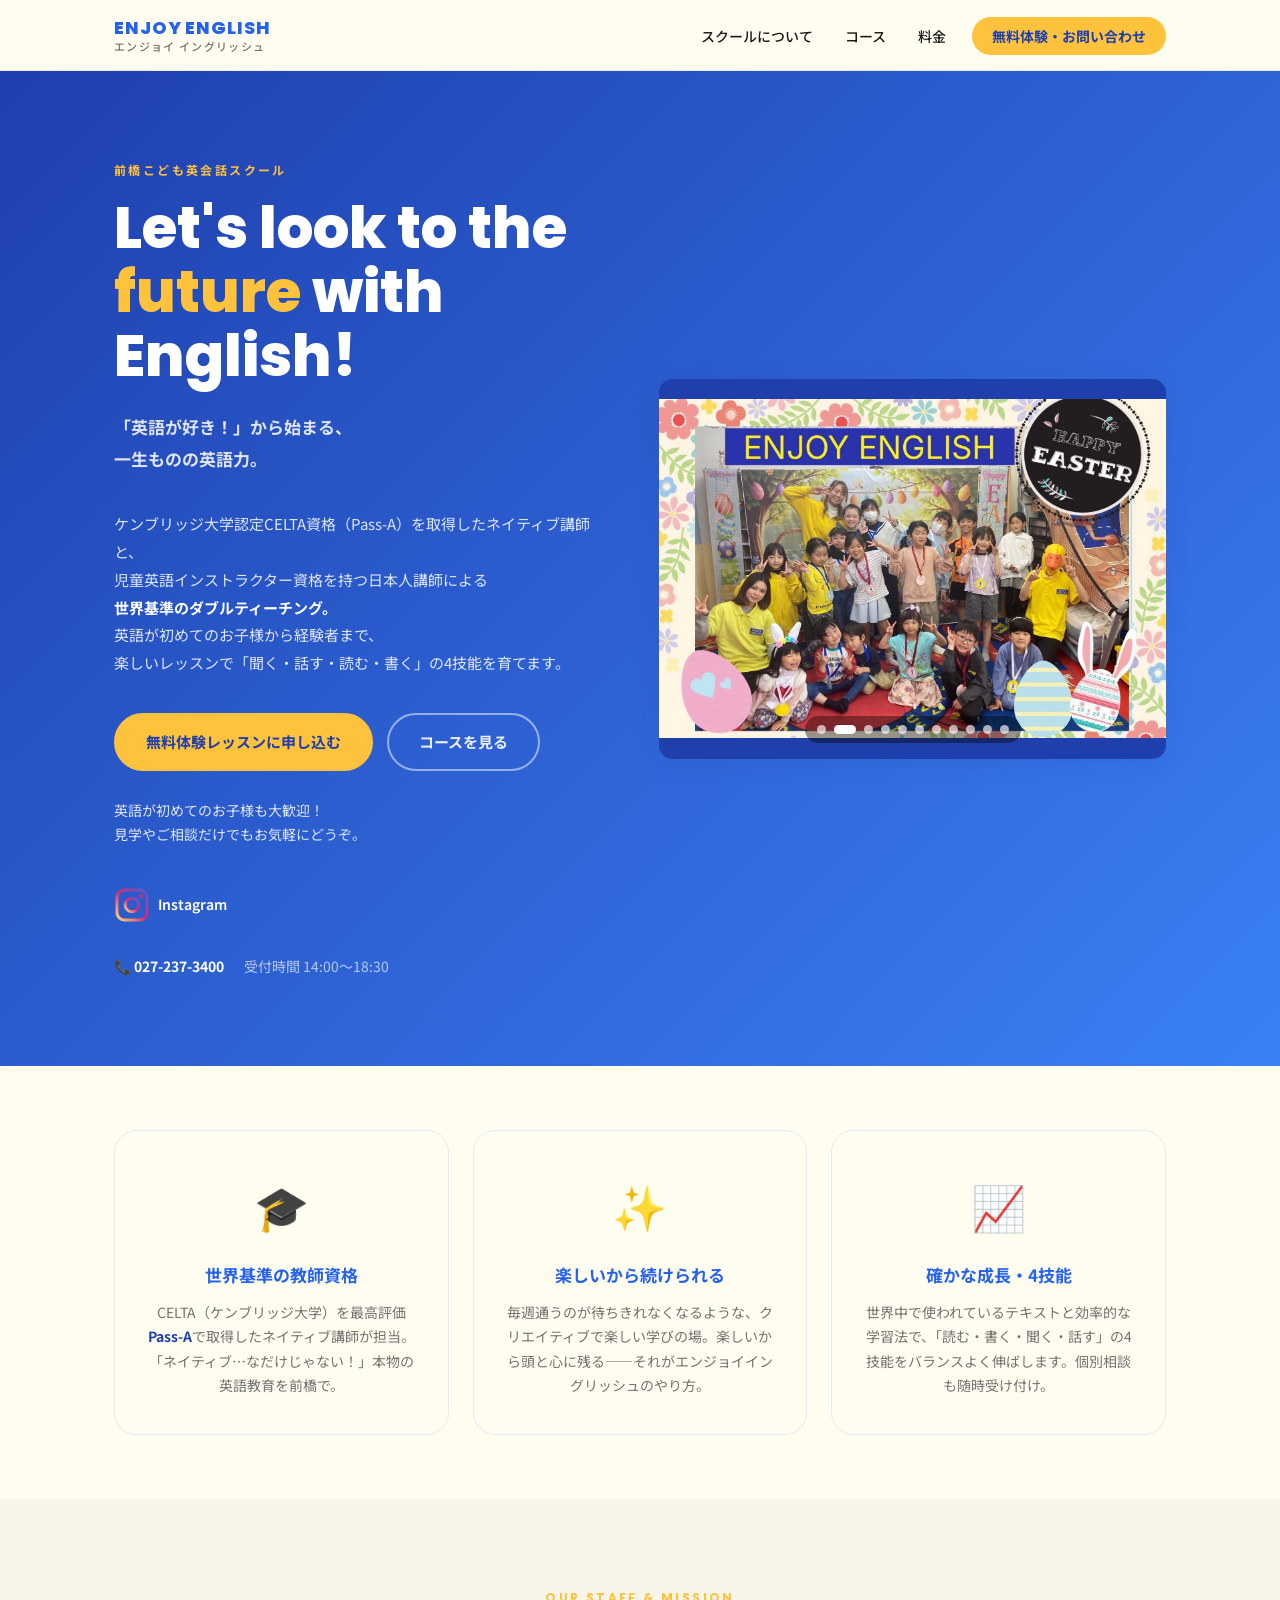
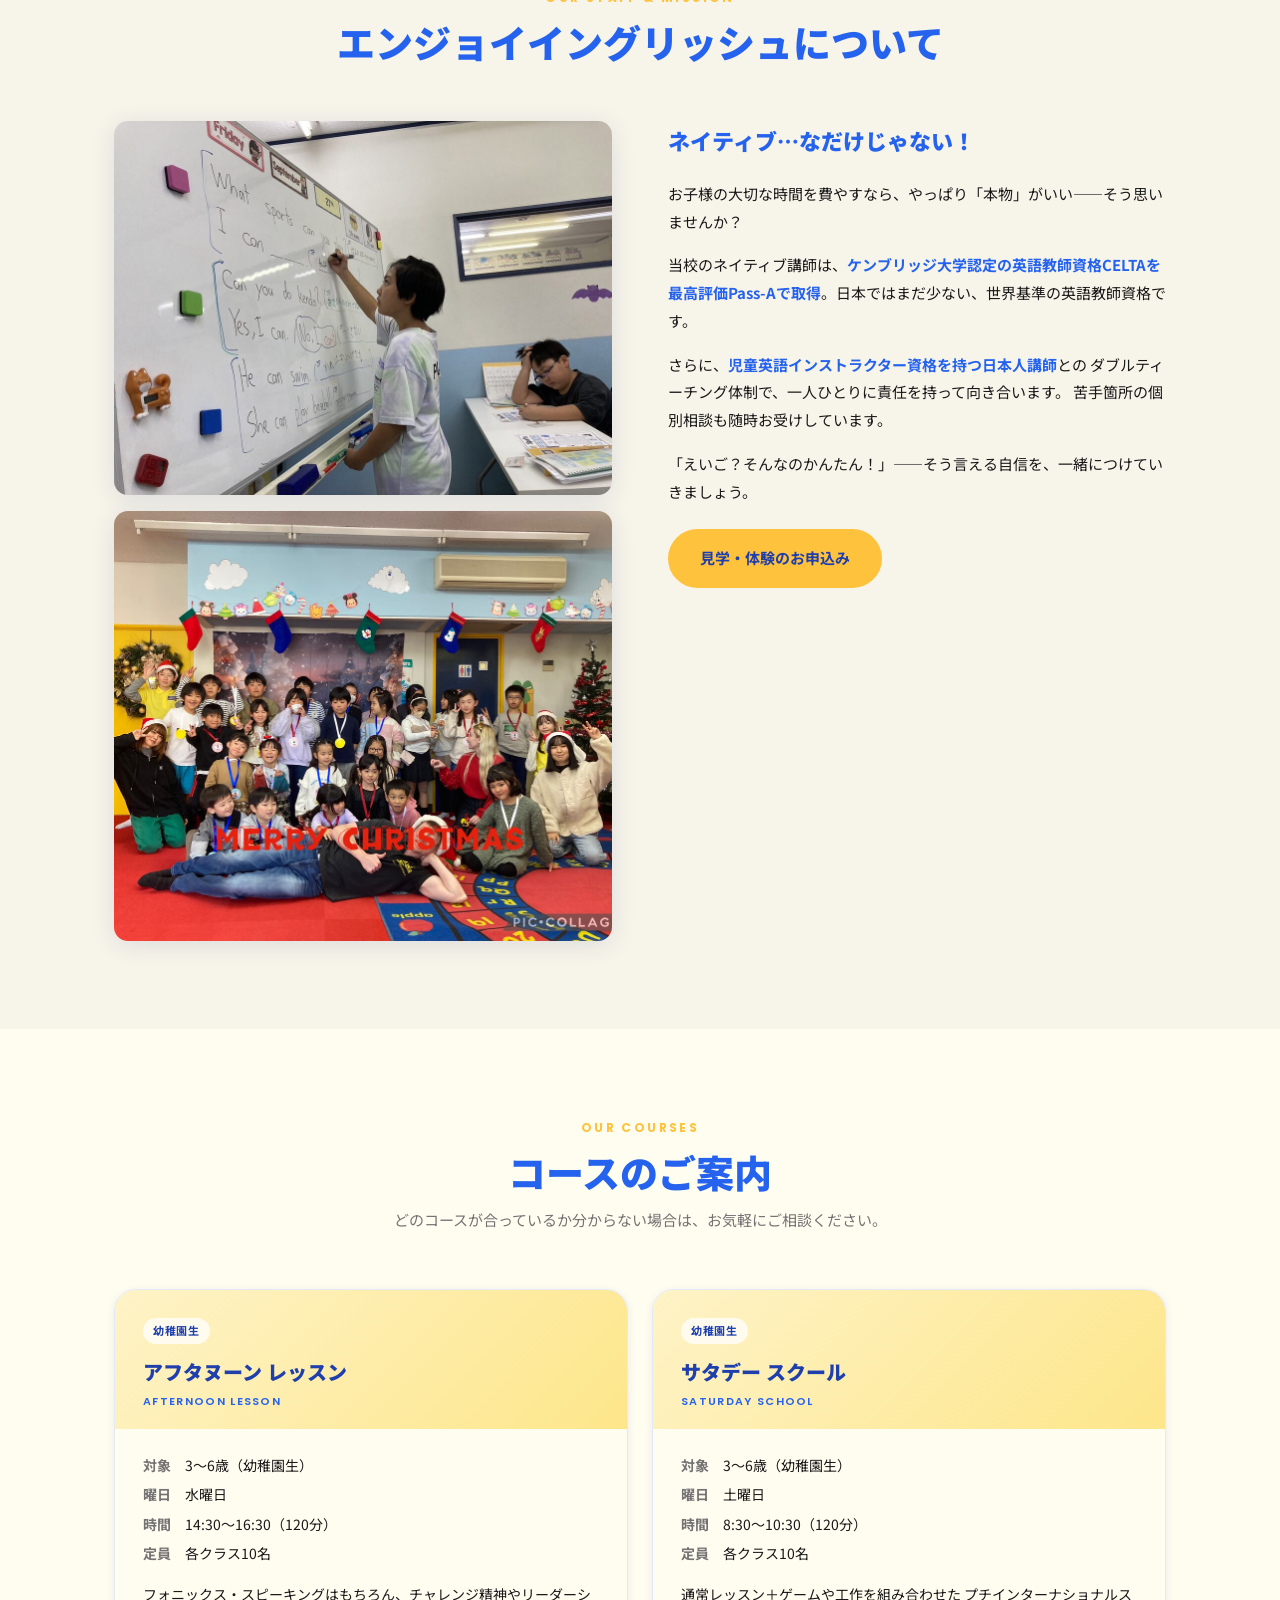
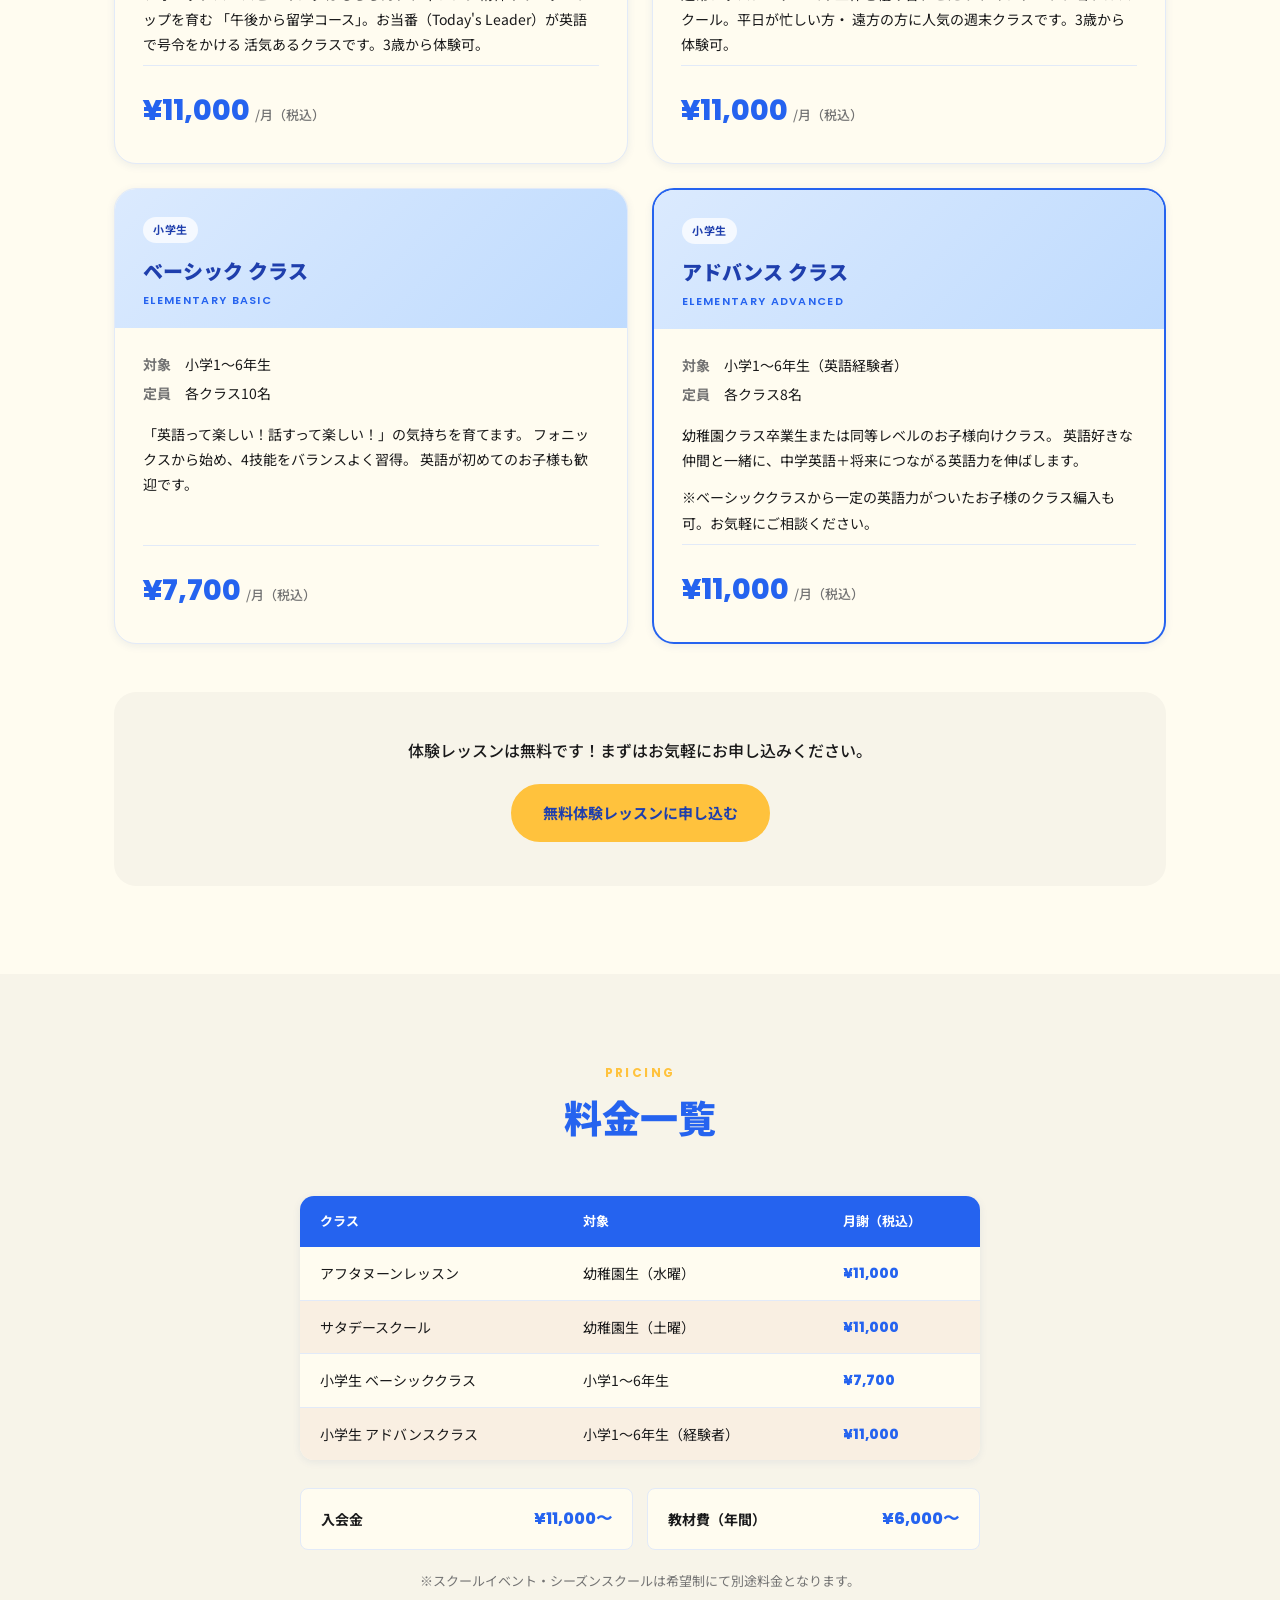
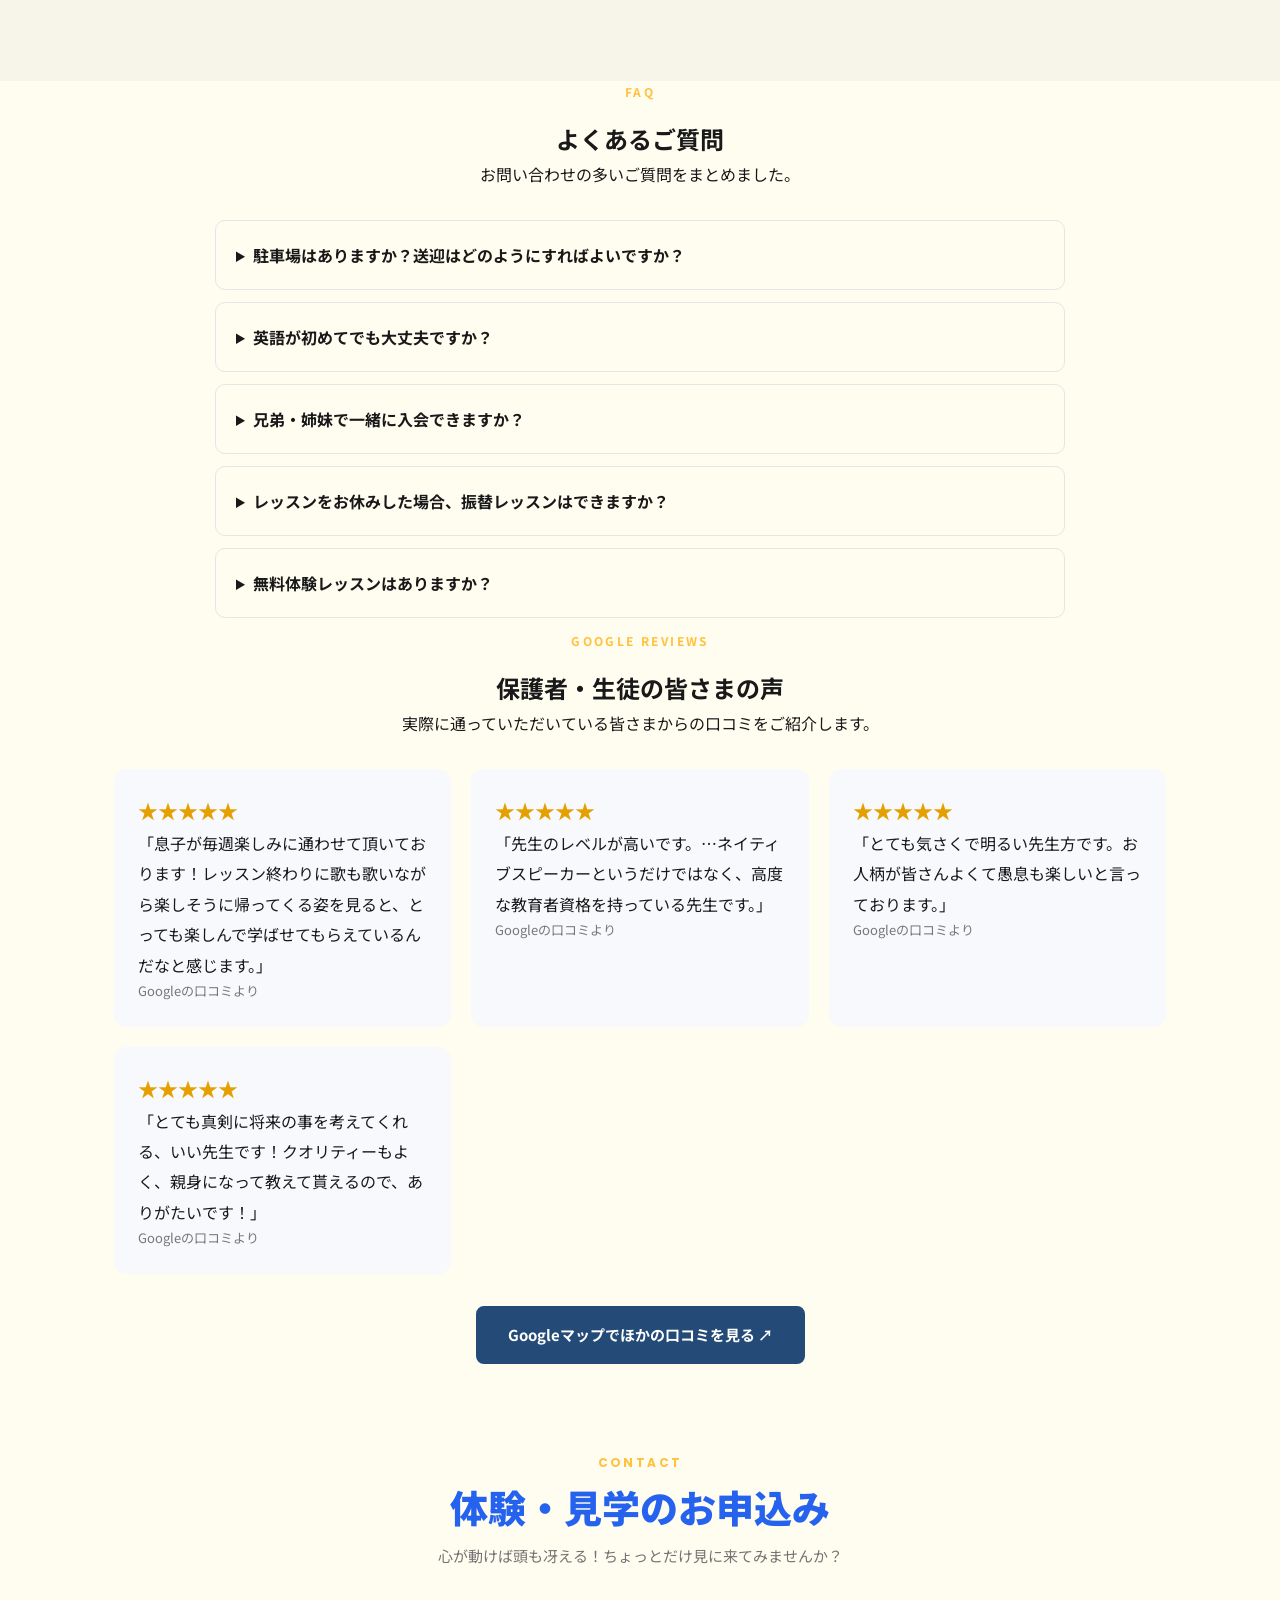
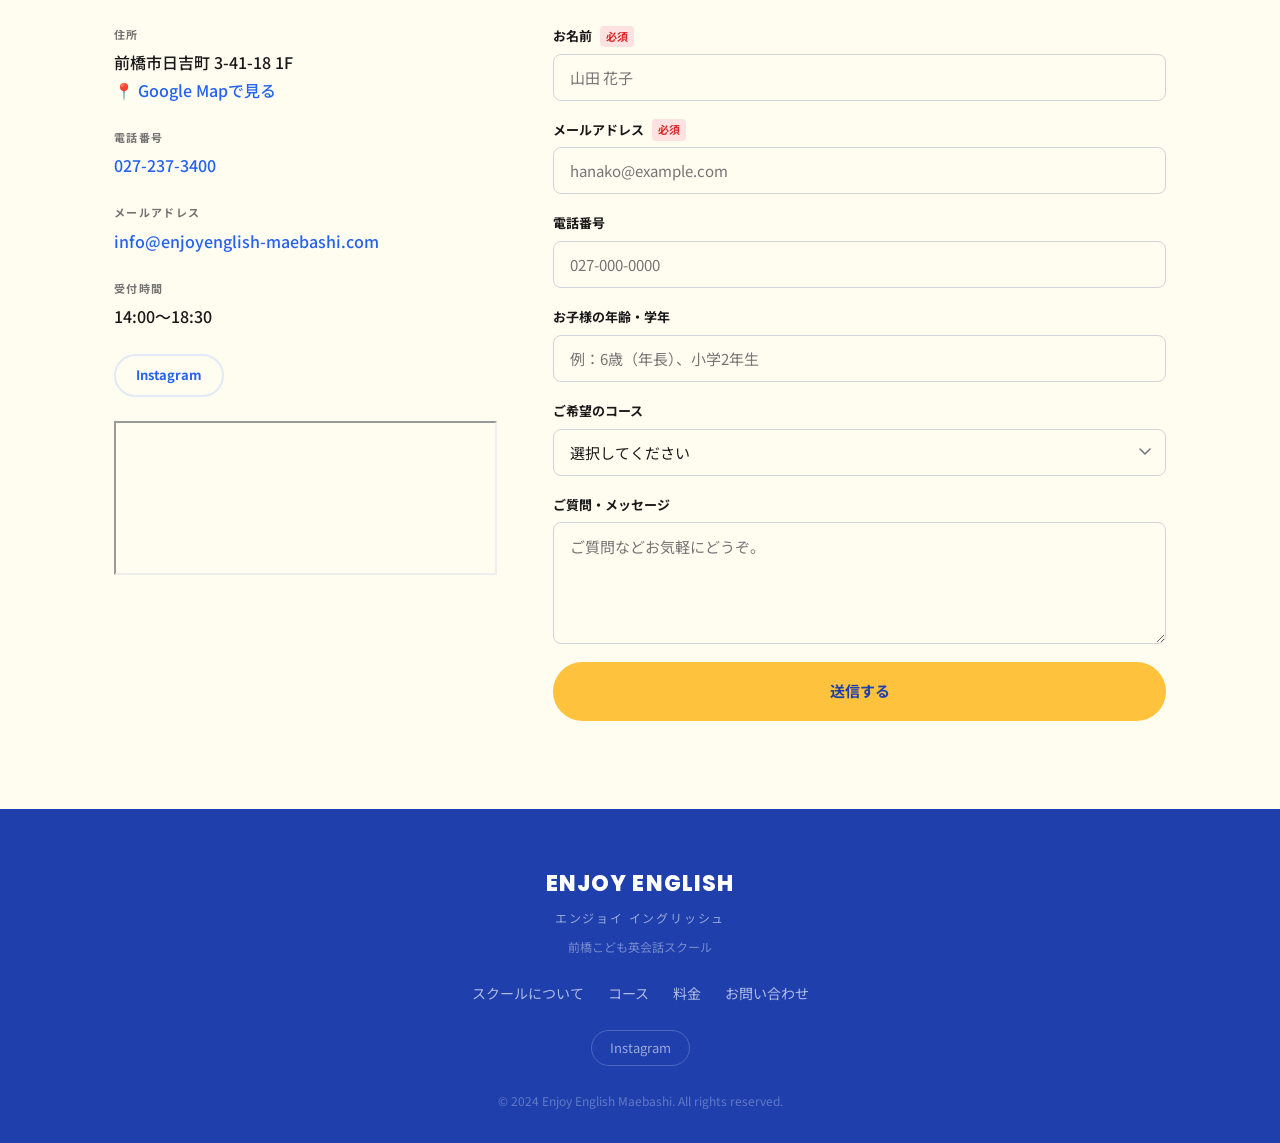
<file: index.html>
<!DOCTYPE html>
<html lang="ja">
<head>
  <meta charset="UTF-8">
  <meta name="viewport" content="width=device-width, initial-scale=1.0">
  <title>Enjoy English | エンジョイ イングリッシュ | 前橋こども英会話スクール</title>
  <meta name="description" content="前橋市の子ども英会話スクール ENJOY ENGLISH。英語が初めてのお子様も大歓迎。CELTA（Pass-A）取得のネイティブ講師と日本人講師によるダブルティーチングで、聞く・話す・読む・書く力を楽しく育てます。">
  <link rel="preconnect" href="https://fonts.googleapis.com">
  <link rel="preconnect" href="https://fonts.gstatic.com" crossorigin>
  <link href="https://fonts.googleapis.com/css2?family=Noto+Sans+JP:wght@400;500;700;900&family=Poppins:wght@600;700;800&display=swap" rel="stylesheet">
  <link rel="stylesheet" href="style.css?v=2">
</head>
<body>

  <!-- =============================================
       NAVIGATION
       ============================================= -->
  <header class="nav" id="nav">
    <div class="container nav__inner">

      <!-- Logo — replace image path if you have a logo file -->
      <a href="#" class="logo">
        <div class="logo__text">
          <span class="logo__en">ENJOY ENGLISH</span>
          <span class="logo__jp">エンジョイ イングリッシュ</span>
        </div>
      </a>

      <nav aria-label="メインメニュー">
        <ul class="nav__links" id="nav-links">
          <li><a href="#about">スクールについて</a></li>
          <li><a href="#courses">コース</a></li>
          <li><a href="#pricing">料金</a></li>
          <li><a href="#contact" class="nav__cta">無料体験・お問い合わせ</a></li>
        </ul>
      </nav>

      <button class="hamburger" id="hamburger" aria-label="メニューを開く" aria-expanded="false">
        <span></span><span></span><span></span>
      </button>
    </div>
  </header>

  <main>

    <!-- =============================================
         HERO
         ============================================= -->
    <section class="hero">
      <div class="container hero__inner">

        <div class="hero__content">
       <p class="hero__eyebrow">前橋こども英会話スクール</p>

<h1 class="hero__title">
  Let's look to the<br>
  <em>future</em> with English!
</h1>

<p class="hero__body" style="font-size: 17px; font-weight: 700; margin-top: 12px;">
  「英語が好き！」から始まる、<br>
  一生ものの英語力。
</p>

<p class="hero__body">
  ケンブリッジ大学認定CELTA資格（Pass-A）を取得したネイティブ講師と、<br>
  児童英語インストラクター資格を持つ日本人講師による<br>
  <strong>世界基準のダブルティーチング。</strong><br>
  英語が初めてのお子様から経験者まで、<br>
  楽しいレッスンで「聞く・話す・読む・書く」の4技能を育てます。
</p>

<div class="hero__btns">
  <a href="#contact" class="btn btn-primary">無料体験レッスンに申し込む</a>
  <a href="#courses" class="btn btn-outline">コースを見る</a>
</div>

<p class="hero__body" style="font-size: 14px; line-height: 1.7; margin-top: 12px;">
  英語が初めてのお子様も大歓迎！<br>
  見学やご相談だけでもお気軽にどうぞ。
</p>
          <div class="hero__instagram">
  <a href="https://www.instagram.com/enjoyenglish_maebashi/"
     target="_blank"
     rel="noopener noreferrer"
     aria-label="Instagram"
     style="display:inline-flex; align-items:center; gap:8px; margin-top:16px; text-decoration:none; color:inherit; font-weight:600; font-size:14px;">
    <svg viewBox="0 0 24 24" width="32" height="32" aria-hidden="true">
      <defs>
        <linearGradient id="instagram-gradient" x1="0%" y1="100%" x2="100%" y2="0%">
          <stop offset="0%" stop-color="#feda75"/>
          <stop offset="50%" stop-color="#d62976"/>
          <stop offset="100%" stop-color="#4f5bd5"/>
        </linearGradient>
      </defs>
      <rect x="2" y="2" width="20" height="20" rx="5" fill="none" stroke="url(#instagram-gradient)" stroke-width="2"/>
      <circle cx="12" cy="12" r="4.5" fill="none" stroke="url(#instagram-gradient)" stroke-width="2"/>
      <circle cx="18" cy="6" r="1.3" fill="#d62976"/>
    </svg>
    <span>Instagram</span>
  </a>
</div>
          <div class="hero__contact-line">
            <a href="tel:0272373400">📞 027-237-3400</a>
            <span>受付時間 14:00〜18:30</span>
          </div>
        </div>

        <div class="hero__visual">
          <div class="hero__carousel">
            <img src="images/Website%201.jpg" alt="Enjoy Englishのレッスン風景 1" class="photo active" loading="eager">
            <img src="images/Website%2012.jpg" alt="Enjoy Englishのレッスン風景 2" class="photo">
            <img src="images/Website%203.jpg" alt="Enjoy Englishのレッスン風景 3" class="photo">
            <img src="images/Website%204.jpg" alt="Enjoy Englishのレッスン風景 4" class="photo">
            <img src="images/Website%205.jpg" alt="Enjoy Englishのレッスン風景 5" class="photo">
            <img src="images/Website%206.jpg" alt="Enjoy Englishのレッスン風景 6" class="photo">
            <img src="images/Website%207.jpg" alt="Enjoy Englishのレッスン風景 7" class="photo">
            <img src="images/Website%208.jpg" alt="Enjoy Englishのレッスン風景 8" class="photo">
            <img src="images/Website%209.jpg" alt="Enjoy Englishのレッスン風景 9" class="photo">
            <img src="images/Website%2010.jpg" alt="Enjoy Englishのレッスン風景 10" class="photo">
            <img src="images/Website%2011.jpg" alt="Enjoy Englishのレッスン風景 11" class="photo">
          </div>
        </div>

      </div>
    </section>

    <!-- =============================================
         HIGHLIGHTS (3 pillars)
         ============================================= -->
    <section class="highlights">
      <div class="container">
        <div class="highlights__grid">

          <div class="highlight-card">
            <div class="highlight-card__icon">🎓</div>
            <h3>世界基準の教師資格</h3>
            <p>CELTA（ケンブリッジ大学）を最高評価<strong>Pass-A</strong>で取得したネイティブ講師が担当。「ネイティブ…なだけじゃない！」本物の英語教育を前橋で。</p>
          </div>

          <div class="highlight-card">
            <div class="highlight-card__icon">✨</div>
            <h3>楽しいから続けられる</h3>
            <p>毎週通うのが待ちきれなくなるような、クリエイティブで楽しい学びの場。楽しいから頭と心に残る——それがエンジョイイングリッシュのやり方。</p>
          </div>

          <div class="highlight-card">
            <div class="highlight-card__icon">📈</div>
            <h3>確かな成長・4技能</h3>
            <p>世界中で使われているテキストと効率的な学習法で、「読む・書く・聞く・話す」の4技能をバランスよく伸ばします。個別相談も随時受け付け。</p>
          </div>

        </div>
      </div>
    </section>

    <!-- =============================================
         ABOUT / MISSION
         ============================================= -->
    <section class="about section-bg" id="about">
      <div class="container">
        <div class="section-header">
          <p class="section-label">OUR STAFF &amp; MISSION</p>
          <h2>エンジョイイングリッシュについて</h2>
        </div>
        <div class="about__grid">

          <!-- ✏️ EDIT: Replace placeholders with actual photos -->
          <div class="about__imgs">
            <img class="photo" src="images/teacher.jpg" alt="ネイティブ講師によるレッスン" loading="lazy">
            <img class="photo" src="images/class-group.jpg" alt="生徒たちの集合写真" loading="lazy">
          </div>

          <div class="about__text">
            <h3>ネイティブ…なだけじゃない！</h3>
            <p>
              お子様の大切な時間を費やすなら、やっぱり「本物」がいい——そう思いませんか？
            </p>
            <p>
              当校のネイティブ講師は、<strong>ケンブリッジ大学認定の英語教師資格CELTAを
              最高評価Pass-Aで取得</strong>。日本ではまだ少ない、世界基準の英語教師資格です。
            </p>
            <p>
              さらに、<strong>児童英語インストラクター資格を持つ日本人講師</strong>との
              ダブルティーチング体制で、一人ひとりに責任を持って向き合います。
              苦手箇所の個別相談も随時お受けしています。
            </p>
            <p>
              「えいご？そんなのかんたん！」——そう言える自信を、一緒につけていきましょう。
            </p>
            <a href="#contact" class="btn btn-primary">見学・体験のお申込み</a>
          </div>

        </div>
      </div>
    </section>

    <!-- =============================================
         COURSES
         ============================================= -->
    <section class="courses" id="courses">
      <div class="container">
        <div class="section-header">
          <p class="section-label">OUR COURSES</p>
          <h2>コースのご案内</h2>
          <p class="section-sub">どのコースが合っているか分からない場合は、お気軽にご相談ください。</p>
        </div>

        <div class="courses__grid">

          <!-- Afternoon Lesson -->
          <article class="course-card">
            <div class="course-card__header course-card__header--amber">
              <span class="badge">幼稚園生</span>
              <h3>アフタヌーン レッスン</h3>
              <p class="course-card__en">AFTERNOON LESSON</p>
            </div>
            <div class="course-card__body">
              <dl class="course-meta">
                <dt>対象</dt><dd>3〜6歳（幼稚園生）</dd>
                <dt>曜日</dt><dd>水曜日</dd>
                <dt>時間</dt><dd>14:30〜16:30（120分）</dd>
                <dt>定員</dt><dd>各クラス10名</dd>
              </dl>
              <p>
                フォニックス・スピーキングはもちろん、チャレンジ精神やリーダーシップを育む
                「午後から留学コース」。お当番（Today's Leader）が英語で号令をかける
                活気あるクラスです。3歳から体験可。
              </p>
              <div class="course-card__price">¥11,000 <span>/月（税込）</span></div>
            </div>
          </article>

          <!-- Saturday School -->
          <article class="course-card">
            <div class="course-card__header course-card__header--amber">
              <span class="badge">幼稚園生</span>
              <h3>サタデー スクール</h3>
              <p class="course-card__en">SATURDAY SCHOOL</p>
            </div>
            <div class="course-card__body">
              <dl class="course-meta">
                <dt>対象</dt><dd>3〜6歳（幼稚園生）</dd>
                <dt>曜日</dt><dd>土曜日</dd>
                <dt>時間</dt><dd>8:30〜10:30（120分）</dd>
                <dt>定員</dt><dd>各クラス10名</dd>
              </dl>
              <p>
                通常レッスン＋ゲームや工作を組み合わせた
                プチインターナショナルスクール。平日が忙しい方・
                遠方の方に人気の週末クラスです。3歳から体験可。
              </p>
              <div class="course-card__price">¥11,000 <span>/月（税込）</span></div>
            </div>
          </article>

          <!-- Basic Class -->
          <article class="course-card">
            <div class="course-card__header course-card__header--blue">
              <span class="badge badge--blue">小学生</span>
              <h3>ベーシック クラス</h3>
              <p class="course-card__en">ELEMENTARY BASIC</p>
            </div>
            <div class="course-card__body">
              <dl class="course-meta">
                <dt>対象</dt><dd>小学1〜6年生</dd>
                
               
                <dt>定員</dt><dd>各クラス10名</dd>
              </dl>
              <p>
                「英語って楽しい！話すって楽しい！」の気持ちを育てます。
                フォニックスから始め、4技能をバランスよく習得。
                英語が初めてのお子様も歓迎です。
              </p>
              <div class="course-card__price">¥7,700 <span>/月（税込）</span></div>
            </div>
          </article>

          <!-- Advanced Class -->
          <article class="course-card course-card--featured">
            <div class="course-card__header course-card__header--blue">
              <span class="badge badge--blue">小学生</span>
              <h3>アドバンス クラス</h3>
              <p class="course-card__en">ELEMENTARY ADVANCED</p>
            </div>
            <div class="course-card__body">
              <dl class="course-meta">
                <dt>対象</dt><dd>小学1〜6年生（英語経験者）</dd>
                
               
                <dt>定員</dt><dd>各クラス8名</dd>
              </dl>
              <p>
                幼稚園クラス卒業生または同等レベルのお子様向けクラス。
                英語好きな仲間と一緒に、中学英語＋将来につながる英語力を伸ばします。
              </p>
              <p class="course-card__note">
                ※ベーシッククラスから一定の英語力がついたお子様のクラス編入も可。お気軽にご相談ください。
              </p>
              <div class="course-card__price">¥11,000 <span>/月（税込）</span></div>
            </div>
          </article>

        </div>

        <div class="courses__cta">
          <p>体験レッスンは無料です！まずはお気軽にお申し込みください。</p>
          <a href="#contact" class="btn btn-primary">無料体験レッスンに申し込む</a>
        </div>
      </div>
    </section>

    <!-- =============================================
         PRICING
         ============================================= -->
    <section class="pricing section-bg" id="pricing">
      <div class="container">
        <div class="section-header">
          <p class="section-label">PRICING</p>
          <h2>料金一覧</h2>
        </div>
        <div class="pricing__content">
          <table class="pricing__table">
            <thead>
              <tr>
                <th>クラス</th>
                <th>対象</th>
                <th>月謝（税込）</th>
              </tr>
            </thead>
            <tbody>
              <tr>
                <td>アフタヌーンレッスン</td>
                <td>幼稚園生（水曜）</td>
                <td class="price-col">¥11,000</td>
              </tr>
              <tr>
                <td>サタデースクール</td>
                <td>幼稚園生（土曜）</td>
                <td class="price-col">¥11,000</td>
              </tr>
              <tr>
                <td>小学生 ベーシッククラス</td>
                <td>小学1〜6年生</td>
                <td class="price-col">¥7,700</td>
              </tr>
              <tr>
                <td>小学生 アドバンスクラス</td>
                <td>小学1〜6年生（経験者）</td>
                <td class="price-col">¥11,000</td>
              </tr>
            </tbody>
          </table>

          <div class="pricing__extras">
            <div class="pricing__extra">
              <strong>入会金</strong>
              <span>¥11,000〜</span>
            </div>
            <div class="pricing__extra">
              <strong>教材費（年間）</strong>
              <span>¥6,000〜</span>
            </div>
          </div>
          <p class="pricing__note">※スクールイベント・シーズンスクールは希望制にて別途料金となります。</p>
        </div>
      </div>
    </section>
<!-- =============================================
     FAQ
     ============================================= -->
<section class="faq" id="faq">
  <div class="container">

    <div style="text-align: center; margin-bottom: 32px;">
      <p class="hero__eyebrow">FAQ</p>
      <h2>よくあるご質問</h2>
      <p>お問い合わせの多いご質問をまとめました。</p>
    </div>

    <div style="max-width: 850px; margin: 0 auto;">

      <details style="padding: 20px; margin-bottom: 12px; border: 1px solid #e5e5e5; border-radius: 10px;">
        <summary style="font-weight: 700; cursor: pointer;">
          駐車場はありますか？送迎はどのようにすればよいですか？
        </summary>
        <p style="line-height: 1.8; margin-top: 14px;">
          専用駐車場はございません。送迎は、ドライブスルー式とさせて頂いています。
        </p>
      </details>

      <details style="padding: 20px; margin-bottom: 12px; border: 1px solid #e5e5e5; border-radius: 10px;">
        <summary style="font-weight: 700; cursor: pointer;">
          英語が初めてでも大丈夫ですか？
        </summary>
        <p style="line-height: 1.8; margin-top: 14px;">
          もちろん大丈夫です！英語が初めてのお子様も大歓迎です。一人ひとりのペースに合わせて、楽しみながら英語を学んでいきます。
        </p>
      </details>

      <details style="padding: 20px; margin-bottom: 12px; border: 1px solid #e5e5e5; border-radius: 10px;">
        <summary style="font-weight: 700; cursor: pointer;">
          兄弟・姉妹で一緒に入会できますか？
        </summary>
        <p style="line-height: 1.8; margin-top: 14px;">
          はい、ご兄弟・ご姉妹での入会も歓迎しております。年齢が近い場合は一緒のクラスで学ぶこともできますが、年齢差が大きい場合は、それぞれの年齢に合ったクラスをご案内することがあります。同年代のお友達と一緒に学ぶことで、英語力だけでなく、子ども同士の成長も大切にしています。
        </p>
      </details>

      <details style="padding: 20px; margin-bottom: 12px; border: 1px solid #e5e5e5; border-radius: 10px;">
        <summary style="font-weight: 700; cursor: pointer;">
          レッスンをお休みした場合、振替レッスンはできますか？
        </summary>
        <p style="line-height: 1.8; margin-top: 14px;">
          はい、月に1回まで振替レッスンをご利用いただけます。
        </p>
      </details>

      <details style="padding: 20px; margin-bottom: 12px; border: 1px solid #e5e5e5; border-radius: 10px;">
        <summary style="font-weight: 700; cursor: pointer;">
          無料体験レッスンはありますか？
        </summary>
        <p style="line-height: 1.8; margin-top: 14px;">
          はい、無料体験レッスンを随時受け付けております。所要時間は通常約30分です。実際のレッスンの雰囲気を体験していただけますので、ぜひお気軽にご参加ください。
        </p>
      </details>

    </div>
  </div>
</section>
    <!-- =============================================
     CUSTOMER REVIEWS
     ============================================= -->
<section class="reviews" id="reviews">
  <div class="container">

    <div style="text-align: center; margin-bottom: 32px;">
      <p class="hero__eyebrow">GOOGLE REVIEWS</p>
      <h2>保護者・生徒の皆さまの声</h2>
      <p>実際に通っていただいている皆さまからの口コミをご紹介します。</p>
    </div>

    <div style="display: grid; grid-template-columns: repeat(auto-fit, minmax(min(100%, 260px), 1fr)); gap: 20px;">

      <div style="padding: 24px; background: #f8f9fc; border-radius: 12px;">
        <p style="color: #e5a000; font-size: 20px; margin-top: 0;">★★★★★</p>
        <p style="line-height: 1.9;">
          「息子が毎週楽しみに通わせて頂いております！レッスン終わりに歌も歌いながら楽しそうに帰ってくる姿を見ると、とっても楽しんで学ばせてもらえているんだなと感じます。」
        </p>
        <p style="font-size: 13px; color: #777; margin-bottom: 0;">Googleの口コミより</p>
      </div>

      <div style="padding: 24px; background: #f8f9fc; border-radius: 12px;">
        <p style="color: #e5a000; font-size: 20px; margin-top: 0;">★★★★★</p>
        <p style="line-height: 1.9;">
          「先生のレベルが高いです。…ネイティブスピーカーというだけではなく、高度な教育者資格を持っている先生です。」
        </p>
        <p style="font-size: 13px; color: #777; margin-bottom: 0;">Googleの口コミより</p>
      </div>

      <div style="padding: 24px; background: #f8f9fc; border-radius: 12px;">
        <p style="color: #e5a000; font-size: 20px; margin-top: 0;">★★★★★</p>
        <p style="line-height: 1.9;">
          「とても気さくで明るい先生方です。お人柄が皆さんよくて愚息も楽しいと言っております。」
        </p>
        <p style="font-size: 13px; color: #777; margin-bottom: 0;">Googleの口コミより</p>
      </div>

      <div style="padding: 24px; background: #f8f9fc; border-radius: 12px;">
        <p style="color: #e5a000; font-size: 20px; margin-top: 0;">★★★★★</p>
        <p style="line-height: 1.9;">
          「とても真剣に将来の事を考えてくれる、いい先生です！クオリティーもよく、親身になって教えて貰えるので、ありがたいです！」
        </p>
        <p style="font-size: 13px; color: #777; margin-bottom: 0;">Googleの口コミより</p>
      </div>

    </div>

    <div style="text-align: center; margin-top: 32px;">
      <a href="https://maps.app.goo.gl/5o99E6S9nbXxKMZc9"
         target="_blank"
         rel="noopener noreferrer"
         style="display: inline-block; padding: 14px 30px; background: #244b78; color: #ffffff; font-weight: 700; font-size: 15px; text-decoration: none; border-radius: 8px; border: 2px solid #244b78;">
        Googleマップでほかの口コミを見る ↗
      </a>
    </div>

  </div>
</section>
    <!-- =============================================
         CONTACT
         ============================================= -->
    <section class="contact" id="contact">
      <div class="container">
        <div class="section-header">
          <p class="section-label">CONTACT</p>
          <h2>体験・見学のお申込み</h2>
          <p class="section-sub">心が動けば頭も冴える！ちょっとだけ見に来てみませんか？</p>
        </div>

        <div class="contact__grid">

          <div class="contact__info">
            <div class="info-item">
              <h4>住所</h4>
              <p>前橋市日吉町 3-41-18 1F<br><a href="https://www.google.com/maps/search/?api=1&query=%E7%BE%A4%E9%A6%AC%E7%9C%8C%E5%89%8D%E6%A9%8B%E5%B8%82%E6%97%A5%E5%90%89%E7%94%BA3-41-18" target="_blank" rel="noopener">📍 Google Mapで見る</a></p>
            </div>
            <div class="info-item">
              <h4>電話番号</h4>
              <p><a href="tel:0272373400">027-237-3400</a></p>
            </div>
            <div class="info-item">
              <h4>メールアドレス</h4>
              <p><a href="mailto:info@enjoyenglish-maebashi.com">info@enjoyenglish-maebashi.com</a></p>
            </div>
            <div class="info-item">
              <h4>受付時間</h4>
              <p>14:00〜18:30</p>
            </div>
            <div class="contact__social">
              <a href="https://www.instagram.com/enjoyenglish_maebashi/" target="_blank" rel="noopener" class="social-btn">
                Instagram
              </a>
            </div>
            <iframe class="map" src="https://www.google.com/maps?q=%E7%BE%A4%E9%A6%AC%E7%9C%8C%E5%89%8D%E6%A9%8B%E5%B8%82%E6%97%A5%E5%90%89%E7%94%BA3-41-18&output=embed" title="地図：Enjoy English Maebashi" loading="lazy" referrerpolicy="no-referrer-when-downgrade" allowfullscreen></iframe>
          </div>

          <!-- Submits to Formspree via AJAX (see script.js); shows a thank-you message on success. -->
          <form class="contact__form" id="contact-form" action="https://formspree.io/f/mvzelepy" method="POST" novalidate>
            <div class="form-group">
              <label for="name">お名前 <span class="required">必須</span></label>
              <input type="text" id="name" name="name" placeholder="山田 花子" required>
            </div>
            <div class="form-group">
              <label for="email">メールアドレス <span class="required">必須</span></label>
              <input type="email" id="email" name="email" placeholder="hanako@example.com" required>
            </div>
            <div class="form-group">
              <label for="phone">電話番号</label>
              <input type="tel" id="phone" name="phone" placeholder="027-000-0000">
            </div>
            <div class="form-group">
              <label for="child-age">お子様の年齢・学年</label>
              <input type="text" id="child-age" name="child-age" placeholder="例：6歳（年長）、小学2年生">
            </div>
            <div class="form-group">
              <label for="course">ご希望のコース</label>
              <select id="course" name="course">
                <option value="">選択してください</option>
                <option>アフタヌーンレッスン（幼稚園・水曜）</option>
                <option>サタデースクール（幼稚園・土曜）</option>
                <option>小学生 ベーシッククラス</option>
                <option>小学生 アドバンスクラス</option>
                <option>まだ決まっていない・相談したい</option>
              </select>
            </div>
            <div class="form-group">
              <label for="message">ご質問・メッセージ</label>
              <textarea id="message" name="message" rows="4" placeholder="ご質問などお気軽にどうぞ。"></textarea>
            </div>
            <button type="submit" class="btn btn-primary btn--block">送信する</button>
          </form>

        </div>
      </div>
    </section>

  </main>

  <!-- =============================================
       FOOTER
       ============================================= -->
  <footer class="footer">
    <div class="container footer__inner">
      <div class="footer__logo">
        <span class="footer__logo-en">ENJOY ENGLISH</span>
        <span class="footer__logo-jp">エンジョイ イングリッシュ</span>
        <span class="footer__logo-sub">前橋こども英会話スクール</span>
      </div>
      <nav class="footer__nav" aria-label="フッターメニュー">
        <a href="#about">スクールについて</a>
        <a href="#courses">コース</a>
        <a href="#pricing">料金</a>
        <a href="#contact">お問い合わせ</a>
      </nav>
      <div class="footer__social">
        <a href="https://www.instagram.com/enjoyenglish_maebashi/" target="_blank" rel="noopener">Instagram</a>
      </div>
      <p class="footer__copy">© 2024 Enjoy English Maebashi. All rights reserved.</p>
    </div>
  </footer>

  <script src="script.js"></script>
</body>
</html>
</file>
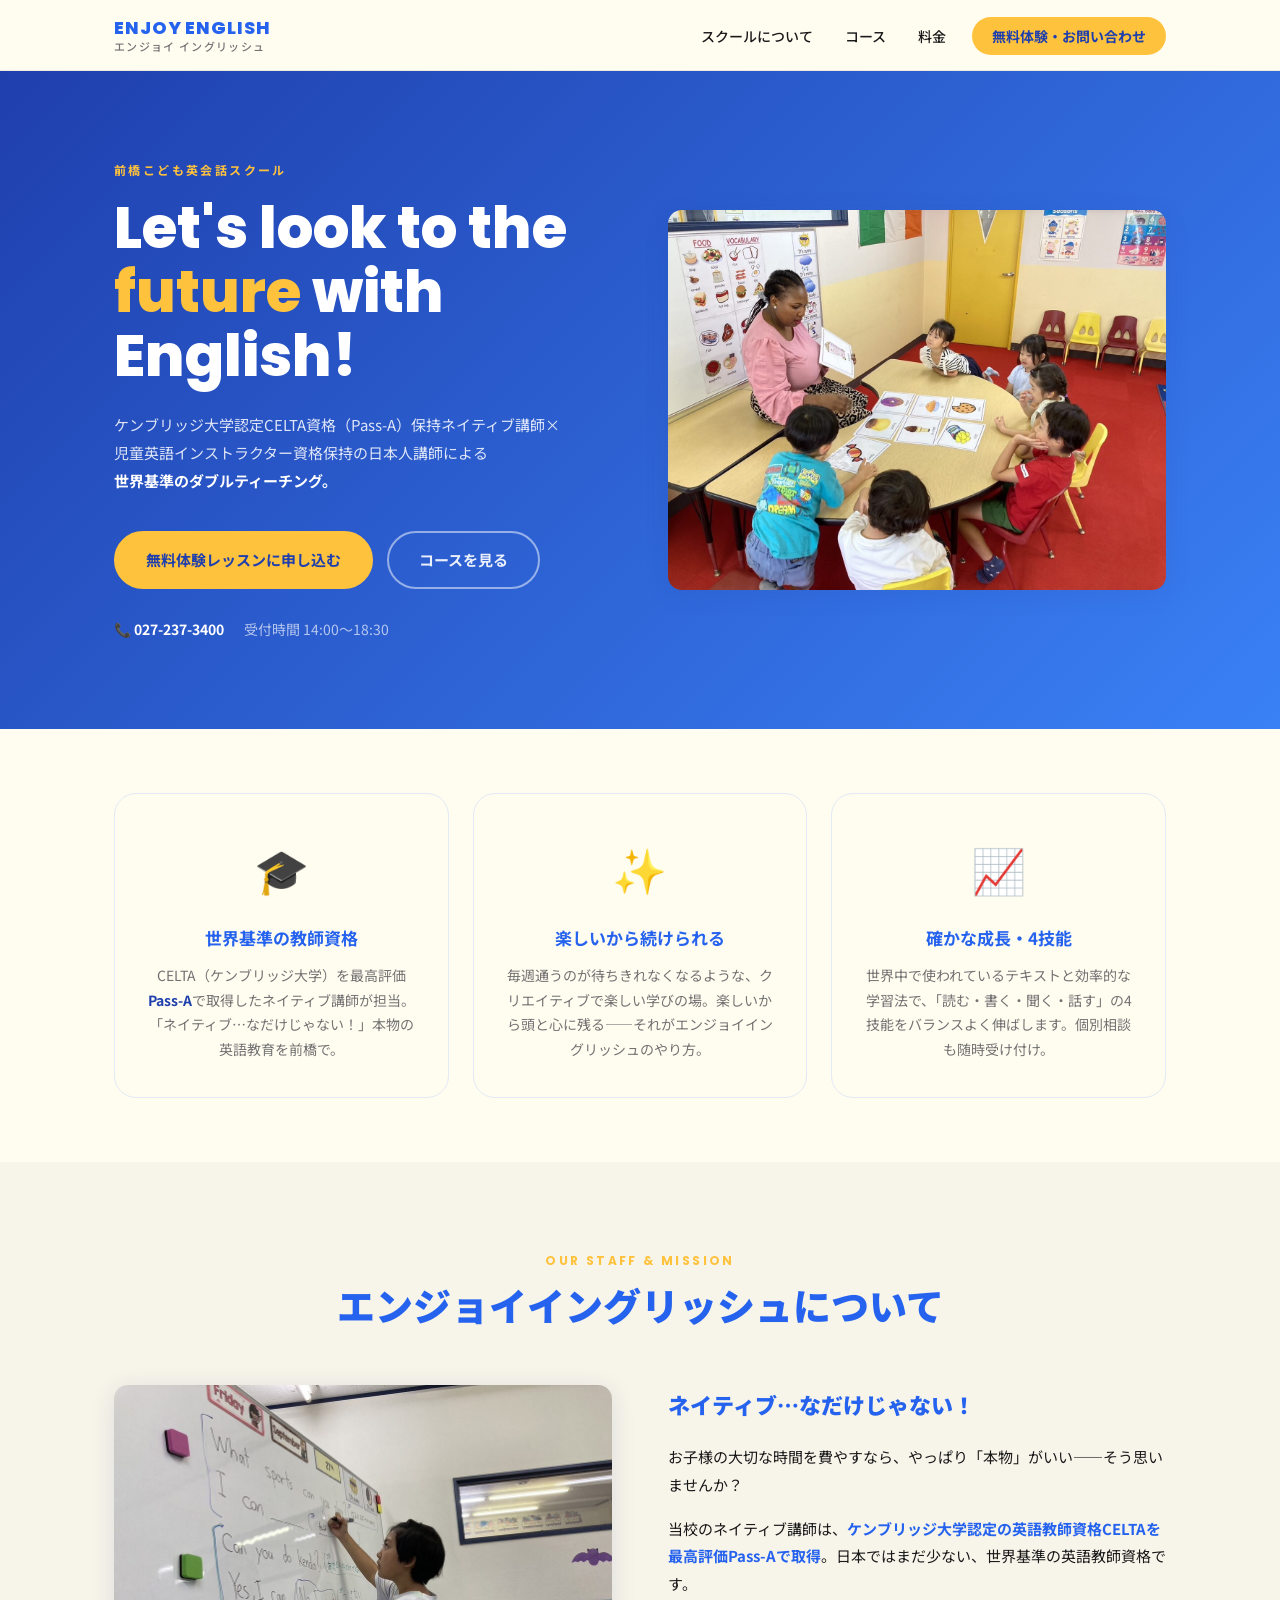
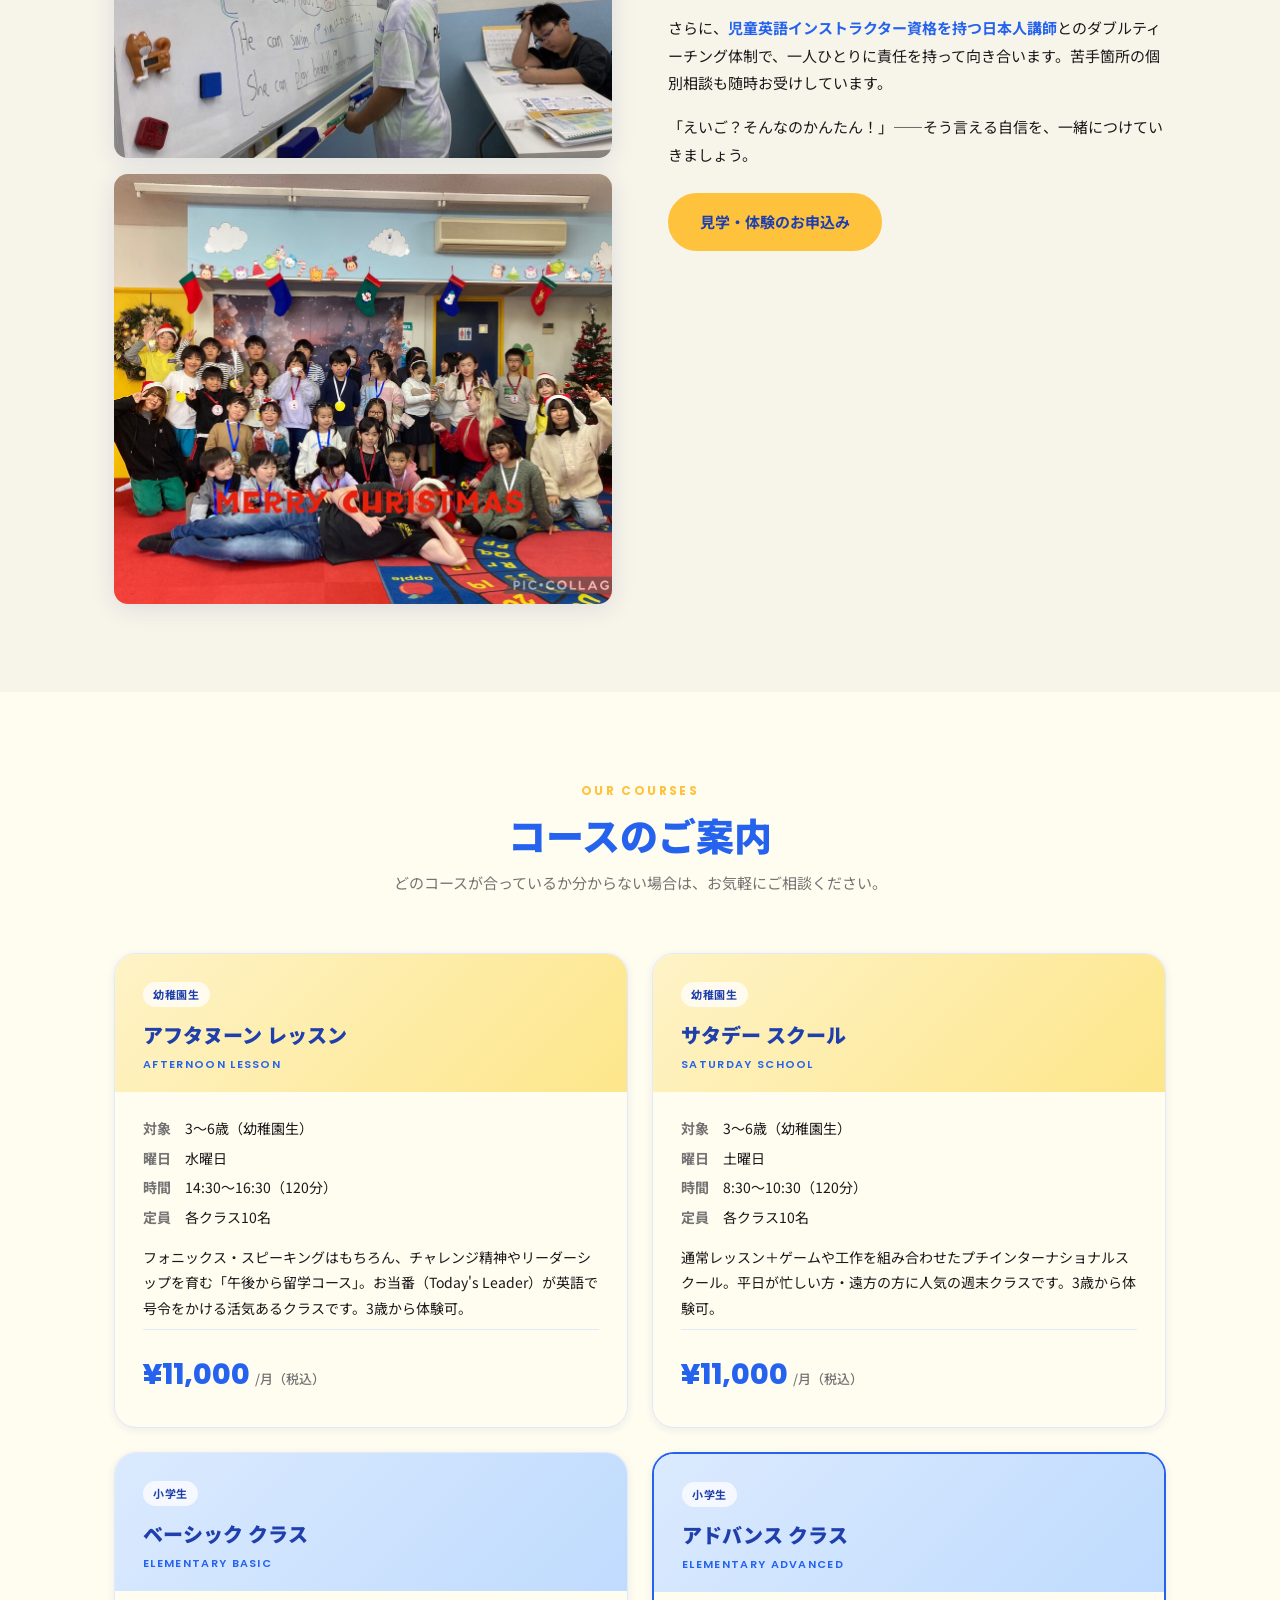
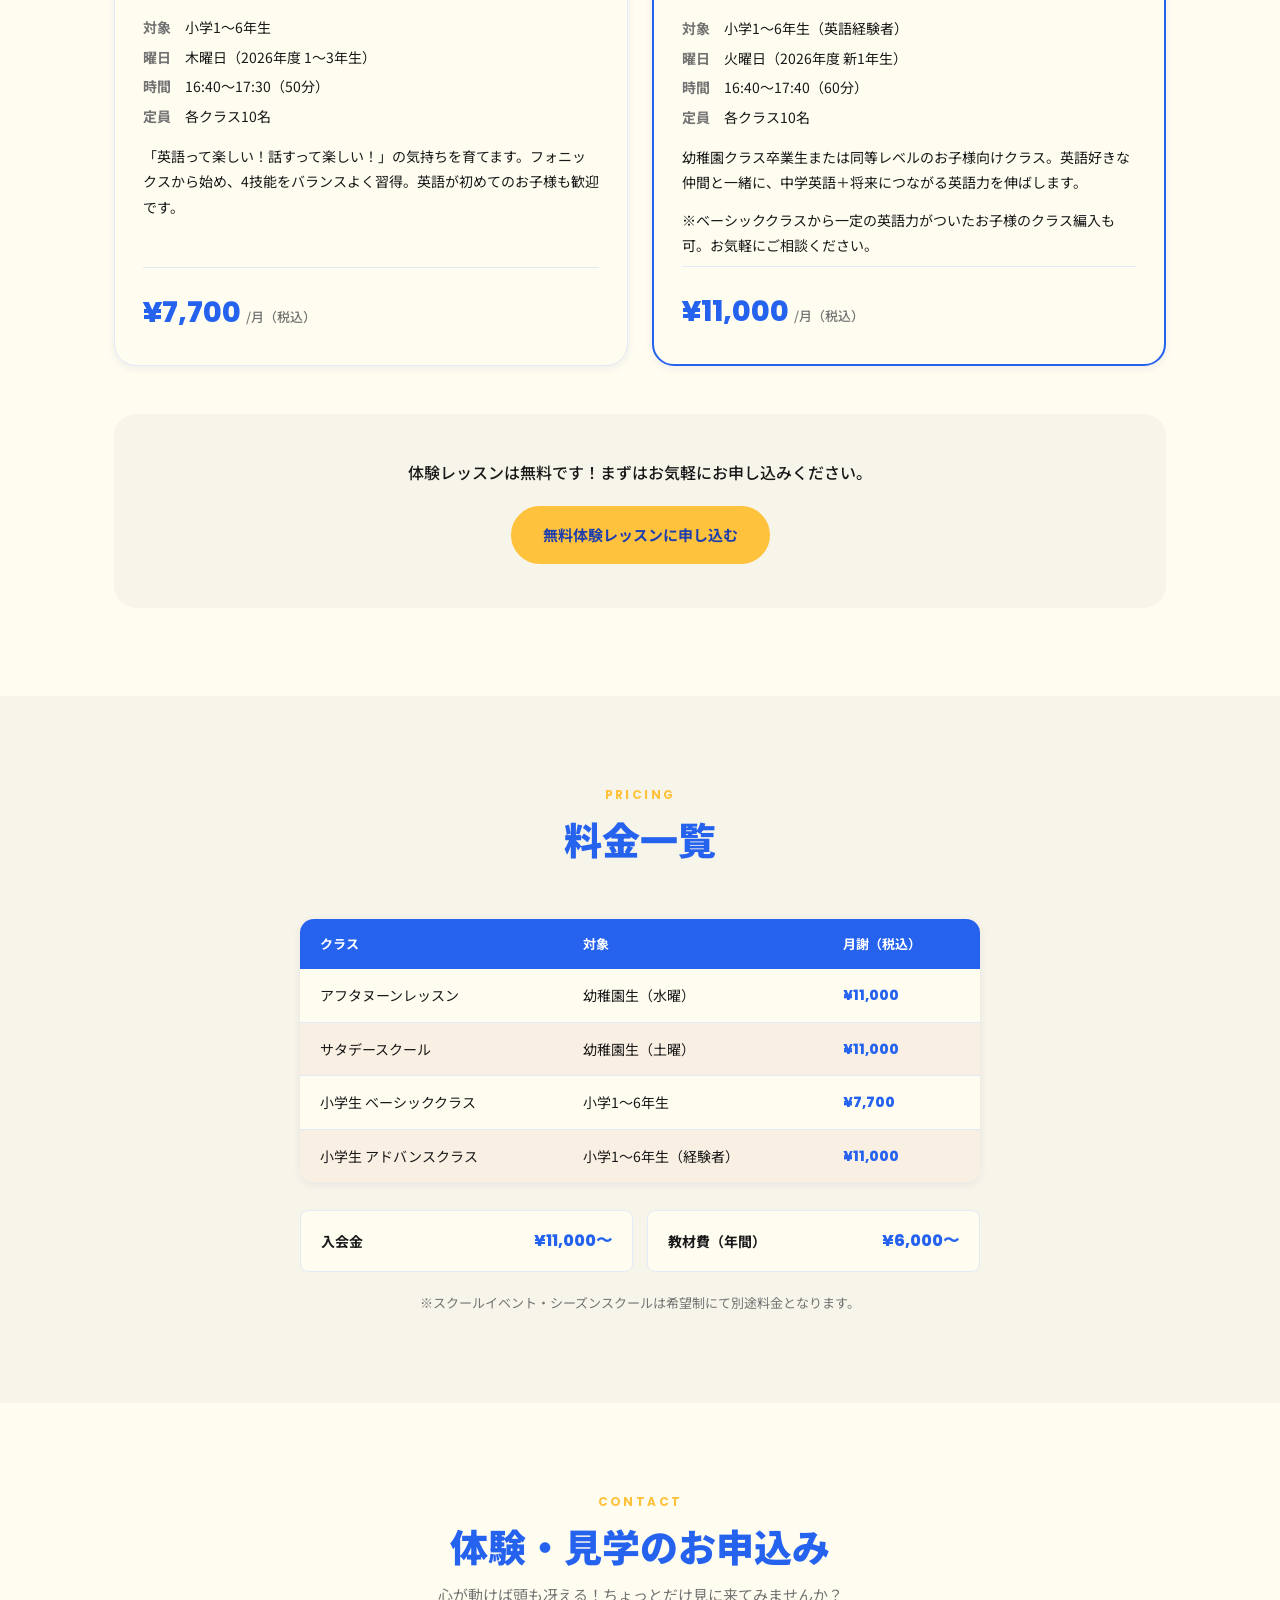
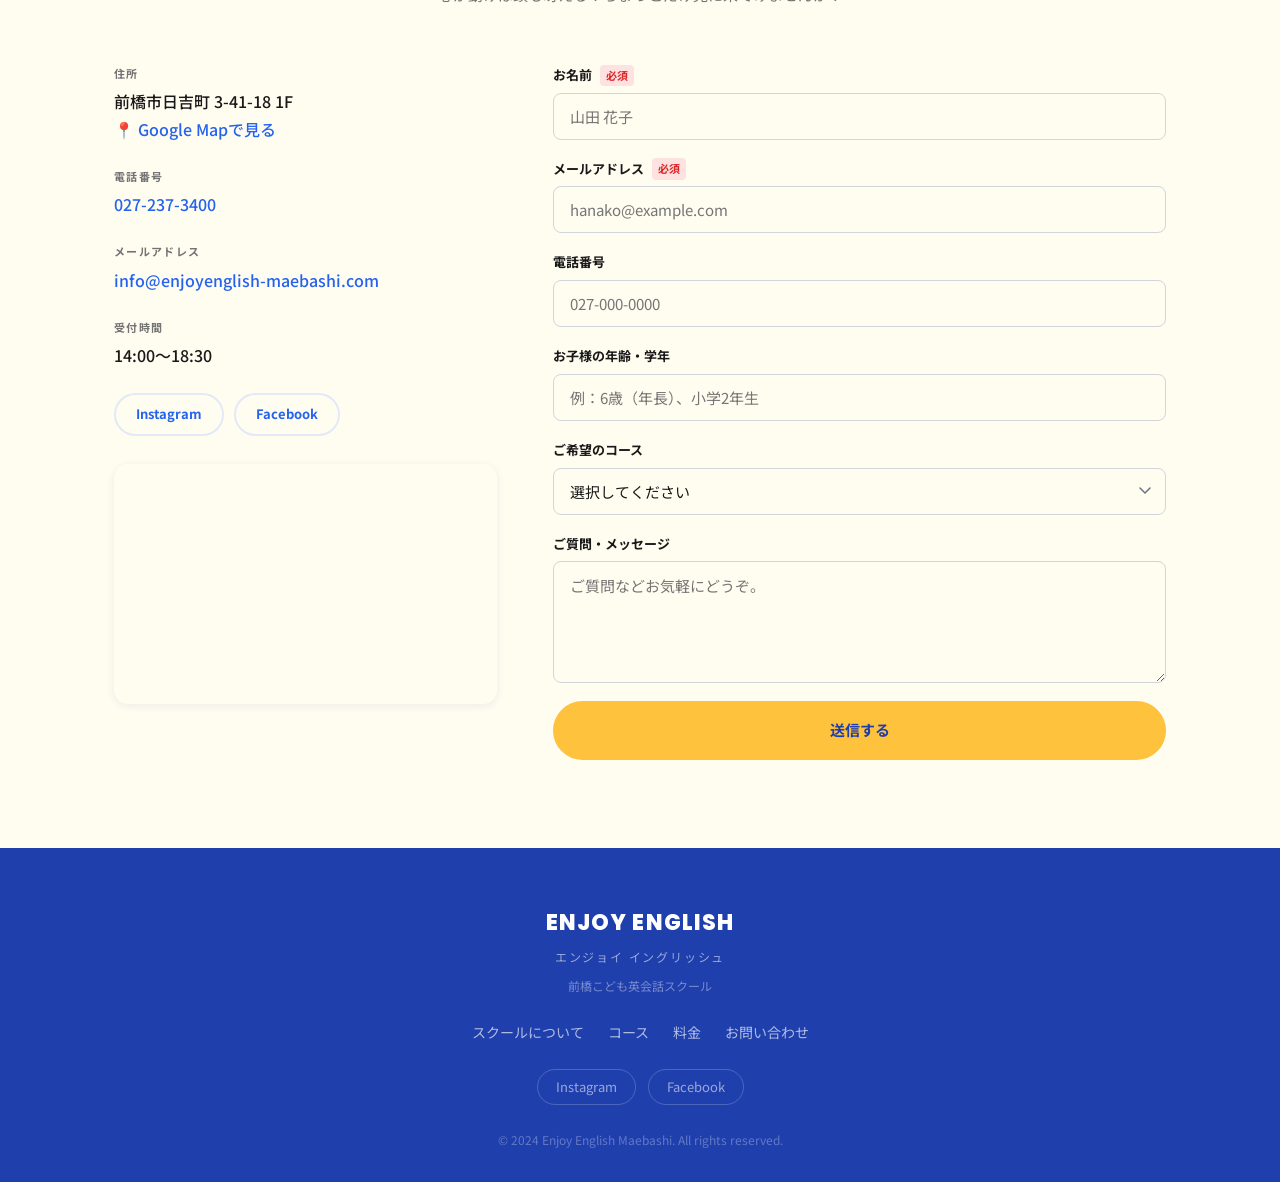
<file: preview.html>
<!DOCTYPE html>
<html lang="ja">
<head>
  <meta charset="UTF-8">
  <meta name="viewport" content="width=device-width, initial-scale=1.0">
  <title>Enjoy English | エンジョイ イングリッシュ | 前橋こども英会話スクール</title>
  <meta name="description" content="前橋市の子ども英会話スクール。ケンブリッジ大学認定CELTA資格のネイティブ講師と日本人インストラクターのダブルティーチングで、楽しく確実に英語力を伸ばします。">
  <link rel="preconnect" href="https://fonts.googleapis.com">
  <link rel="preconnect" href="https://fonts.gstatic.com" crossorigin>
  <link href="https://fonts.googleapis.com/css2?family=Noto+Sans+JP:wght@400;500;700;900&family=Poppins:wght@600;700;800&display=swap" rel="stylesheet">
<style>
:root {
  --blue-deep:    #1f3fad;
  --blue:         #2563ef;
  --blue-mid:     #3a81f6;
  --amber:        #ffc23d;
  --amber-dark:   #e0a000;
  --bg-white:     #fffcf0;
  --bg-light:     #f7f4e9;
  --bg-section:   #f9efe2;
  --text-dark:    #19191a;
  --text-muted:   #737373;
  --text-white:   #ffffff;
  --radius-sm:    8px;
  --radius:       14px;
  --radius-lg:    22px;
  --radius-pill:  100px;
  --shadow-sm:    0 2px 8px  rgba(30,58,138,.08);
  --shadow:       0 4px 24px rgba(30,58,138,.12);
  --transition:   .2s ease;
  --section-py:   88px;
  --container:    1100px;
}
*,*::before,*::after{box-sizing:border-box;margin:0;padding:0}
html{scroll-behavior:smooth}
body{font-family:'Noto Sans JP',sans-serif;color:var(--text-dark);background:var(--bg-white);line-height:1.75;-webkit-font-smoothing:antialiased}
img{max-width:100%;height:auto;display:block}
a{color:inherit;text-decoration:none}
button{font:inherit;cursor:pointer;border:none;background:none}
.container{max-width:var(--container);margin:0 auto;padding:0 24px}
.section-bg{background:var(--bg-light)}
.section-header{text-align:center;max-width:640px;margin:0 auto 56px}
.section-header h2{font-size:clamp(26px,4vw,38px);font-weight:900;color:var(--blue);line-height:1.25;margin-bottom:12px}
.section-sub{color:var(--text-muted);font-size:15px}
.section-label{display:block;font-family:'Poppins',sans-serif;font-size:12px;font-weight:700;letter-spacing:.2em;text-transform:uppercase;color:var(--amber);margin-bottom:10px}
.btn{display:inline-flex;align-items:center;justify-content:center;padding:14px 30px;border-radius:var(--radius-pill);font-weight:700;font-size:15px;transition:all var(--transition);border:2.5px solid transparent;white-space:nowrap;cursor:pointer}
.btn-primary{background:var(--amber);color:var(--blue-deep);border-color:var(--amber)}
.btn-primary:hover{background:var(--amber-dark);border-color:var(--amber-dark);transform:translateY(-2px);box-shadow:0 8px 20px rgba(245,158,11,.35)}
.btn-outline{background:transparent;color:rgba(255,255,255,.9);border-color:rgba(255,255,255,.5)}
.btn-outline:hover{border-color:#fff;background:rgba(255,255,255,.1)}
.btn--block{width:100%}
.img-placeholder{background:var(--bg-section);border:2px dashed #cbd5e1;border-radius:var(--radius);display:flex;flex-direction:column;align-items:center;justify-content:center;padding:32px;color:var(--text-muted);font-size:14px;min-height:280px;text-align:center;gap:6px}
.img-placeholder--sm{min-height:160px}
.img-placeholder p{font-weight:700;font-size:16px}.photo{width:100%;height:auto;display:block;border-radius:var(--radius);box-shadow:var(--shadow)}.hero__visual .photo{aspect-ratio:4/3;object-fit:cover;min-height:380px}.map{width:100%;min-height:240px;border:0;border-radius:var(--radius);box-shadow:var(--shadow-sm);margin-top:4px}

/* NAV */
.nav{position:sticky;top:0;z-index:100;background:var(--bg-white);border-bottom:1px solid rgba(0,0,0,.07);transition:box-shadow var(--transition)}
.nav.scrolled{box-shadow:var(--shadow-sm)}
.nav__inner{display:flex;align-items:center;justify-content:space-between;height:70px}
.logo{display:flex;align-items:center}
.logo__text{display:flex;flex-direction:column}
.logo__en{font-family:'Poppins',sans-serif;font-size:18px;font-weight:800;color:var(--blue);letter-spacing:.05em;line-height:1}
.logo__jp{font-size:11px;font-weight:500;color:var(--text-muted);letter-spacing:.12em;line-height:1;margin-top:4px}
.nav__links{display:flex;align-items:center;gap:4px;list-style:none}
.nav__links a{font-size:14px;font-weight:500;padding:8px 14px;border-radius:var(--radius-sm);transition:color var(--transition),background var(--transition)}
.nav__links a:hover{color:var(--blue);background:var(--bg-light)}
.nav__links .nav__cta{background:var(--amber);color:var(--blue-deep)!important;font-weight:700;border-radius:var(--radius-pill);padding:9px 20px;margin-left:8px}
.nav__links .nav__cta:hover{background:var(--amber-dark)}
.hamburger{display:none;flex-direction:column;gap:5px;padding:6px}
.hamburger span{display:block;width:24px;height:2px;background:var(--blue);border-radius:2px;transition:all .3s ease}
.hamburger.open span:nth-child(1){transform:translateY(7px) rotate(45deg)}
.hamburger.open span:nth-child(2){opacity:0;transform:scaleX(0)}
.hamburger.open span:nth-child(3){transform:translateY(-7px) rotate(-45deg)}

/* HERO */
.hero{background:linear-gradient(135deg,var(--blue-deep) 0%,var(--blue-mid) 100%);color:var(--text-white);padding:var(--section-py) 0}
.hero__inner{display:grid;grid-template-columns:1fr 1fr;gap:56px;align-items:center}
.hero__eyebrow{font-size:12px;font-weight:700;letter-spacing:.2em;text-transform:uppercase;color:var(--amber);margin-bottom:16px}
.hero__title{font-family:'Poppins',sans-serif;font-size:clamp(36px,5vw,58px);font-weight:800;line-height:1.1;margin-bottom:24px}
.hero__title em{font-style:normal;color:var(--amber)}
.hero__body{font-size:15px;line-height:1.85;color:rgba(255,255,255,.85);margin-bottom:36px}
.hero__body strong{color:#fff}
.hero__btns{display:flex;flex-wrap:wrap;gap:14px;margin-bottom:28px}
.hero__contact-line{display:flex;flex-wrap:wrap;align-items:center;gap:20px;font-size:14px;color:rgba(255,255,255,.65)}
.hero__contact-line a{color:#fff;font-weight:700}
.hero__visual .img-placeholder{min-height:380px}

/* HIGHLIGHTS */
.highlights{padding:64px 0}
.highlights__grid{display:grid;grid-template-columns:repeat(3,1fr);gap:24px}
.highlight-card{background:var(--bg-white);border:1px solid #e2eaf8;border-radius:var(--radius-lg);padding:36px 28px;text-align:center;transition:box-shadow var(--transition),transform var(--transition)}
.highlight-card:hover{box-shadow:var(--shadow);transform:translateY(-4px)}
.highlight-card__icon{font-size:44px;margin-bottom:16px}
.highlight-card h3{font-size:17px;font-weight:700;color:var(--blue);margin-bottom:10px}
.highlight-card p{font-size:14px;color:var(--text-muted);line-height:1.75}
.highlight-card p strong{color:var(--blue-deep)}

/* ABOUT */
.about{padding:var(--section-py) 0}
.about__grid{display:grid;grid-template-columns:1fr 1fr;gap:56px;align-items:start}
.about__imgs{display:flex;flex-direction:column;gap:16px}
.about__text h3{font-size:22px;font-weight:900;color:var(--blue);margin-bottom:20px}
.about__text p{font-size:15px;line-height:1.85;margin-bottom:16px}
.about__text p strong{color:var(--blue)}
.about__text .btn{margin-top:8px}

/* COURSES */
.courses{padding:var(--section-py) 0}
.courses__grid{display:grid;grid-template-columns:repeat(2,1fr);gap:24px;margin-bottom:48px}
.course-card{background:var(--bg-white);border:1.5px solid #e2eaf8;border-radius:var(--radius-lg);overflow:hidden;box-shadow:var(--shadow-sm);transition:box-shadow var(--transition),transform var(--transition);display:flex;flex-direction:column}
.course-card:hover{box-shadow:var(--shadow);transform:translateY(-4px)}
.course-card--featured{border-color:var(--blue);border-width:2px}
.course-card__header{padding:24px 28px 18px}
.course-card__header--amber{background:linear-gradient(135deg,#fef3c7,#fde68a)}
.course-card__header--blue{background:linear-gradient(135deg,#dbeafe,#bfdbfe)}
.badge{display:inline-block;font-size:11px;font-weight:700;letter-spacing:.06em;padding:3px 10px;border-radius:var(--radius-pill);background:rgba(255,255,255,.75);color:var(--blue-deep);margin-bottom:10px}
.course-card__header h3{font-size:20px;font-weight:900;color:var(--blue-deep);margin-bottom:3px}
.course-card__en{font-family:'Poppins',sans-serif;font-size:11px;font-weight:600;letter-spacing:.12em;color:var(--blue);text-transform:uppercase}
.course-card__body{padding:24px 28px 28px;flex:1;display:flex;flex-direction:column}
.course-meta{display:grid;grid-template-columns:auto 1fr;gap:5px 14px;margin-bottom:16px;font-size:14px}
.course-meta dt{font-weight:700;color:var(--text-muted);white-space:nowrap}
.course-meta dd{color:var(--text-dark)}
.course-card__body>p{font-size:14px;line-height:1.8;color:var(--text-dark);margin-bottom:8px}
.course-card__note{font-size:12px;color:var(--text-muted);margin-top:4px!important}
.course-card__price{font-family:'Poppins',sans-serif;font-size:28px;font-weight:800;color:var(--blue);margin-top:auto;padding-top:20px;border-top:1px solid #e2eaf8}
.course-card__price span{font-family:'Noto Sans JP',sans-serif;font-size:13px;font-weight:500;color:var(--text-muted)}
.courses__cta{text-align:center;background:var(--bg-light);border-radius:var(--radius-lg);padding:44px 24px}
.courses__cta p{font-size:16px;font-weight:500;margin-bottom:20px}

/* PRICING */
.pricing{padding:var(--section-py) 0}
.pricing__content{max-width:680px;margin:0 auto}
.pricing__table{width:100%;border-collapse:collapse;margin-bottom:28px;background:var(--bg-white);border-radius:var(--radius);overflow:hidden;box-shadow:var(--shadow-sm)}
.pricing__table th{background:var(--blue);color:#fff;font-size:13px;font-weight:700;padding:14px 20px;text-align:left}
.pricing__table td{padding:14px 20px;font-size:14px;border-bottom:1px solid #e2eaf8}
.pricing__table tbody tr:last-child td{border-bottom:none}
.pricing__table tbody tr:nth-child(even) td{background:var(--bg-section)}
.price-col{font-family:'Poppins',sans-serif;font-weight:800;font-size:17px;color:var(--blue);white-space:nowrap}
.pricing__extras{display:grid;grid-template-columns:1fr 1fr;gap:14px;margin-bottom:20px}
.pricing__extra{background:var(--bg-white);border:1.5px solid #e2eaf8;border-radius:var(--radius-sm);padding:16px 20px;display:flex;justify-content:space-between;align-items:center;font-size:14px}
.pricing__extra strong{color:var(--text-dark)}
.pricing__extra span{font-family:'Poppins',sans-serif;font-size:16px;font-weight:800;color:var(--blue)}
.pricing__note{font-size:13px;color:var(--text-muted);text-align:center}

/* CONTACT */
.contact{padding:var(--section-py) 0}
.contact__grid{display:grid;grid-template-columns:1fr 1.6fr;gap:56px;align-items:start}
.contact__info{display:flex;flex-direction:column;gap:24px}
.info-item h4{font-size:11px;font-weight:700;letter-spacing:.12em;text-transform:uppercase;color:var(--text-muted);margin-bottom:4px}
.info-item p{font-size:16px;font-weight:500}
.info-item a{color:var(--blue)}
.info-item a:hover{text-decoration:underline}
.contact__social{display:flex;gap:10px}
.social-btn{display:inline-block;padding:8px 20px;border:2px solid #e2eaf8;border-radius:var(--radius-pill);font-size:13px;font-weight:700;color:var(--blue);transition:all var(--transition)}
.social-btn:hover{border-color:var(--blue);background:var(--bg-light)}
.contact__form{display:flex;flex-direction:column;gap:18px}
.form-group{display:flex;flex-direction:column;gap:6px}
.form-group label{font-size:13px;font-weight:700;color:var(--text-dark);display:flex;align-items:center;gap:8px}
.required{font-size:11px;background:#fee2e2;color:#dc2626;padding:1px 6px;border-radius:4px;font-weight:700}
.form-group input,.form-group select,.form-group textarea{font-family:'Noto Sans JP',sans-serif;font-size:15px;padding:12px 16px;border:1.5px solid #d1d5db;border-radius:var(--radius-sm);background:var(--bg-white);color:var(--text-dark);transition:border-color var(--transition),box-shadow var(--transition);width:100%;appearance:none;-webkit-appearance:none}
.form-group select{background-image:url("data:image/svg+xml,%3Csvg xmlns='http://www.w3.org/2000/svg' width='12' height='8' viewBox='0 0 12 8'%3E%3Cpath d='M1 1l5 5 5-5' stroke='%236b7280' stroke-width='1.5' fill='none' stroke-linecap='round'/%3E%3C/svg%3E");background-repeat:no-repeat;background-position:right 14px center;padding-right:40px}
.form-group input:focus,.form-group select:focus,.form-group textarea:focus{outline:none;border-color:var(--blue-mid);box-shadow:0 0 0 3px rgba(37,99,235,.12)}
.form-group textarea{resize:vertical;line-height:1.6}
.form-success{background:var(--bg-light);border-radius:var(--radius-lg);padding:48px 36px;text-align:center}
.form-success h3{font-size:22px;color:var(--blue);margin:16px 0 8px}
.form-success p{color:var(--text-muted);font-size:15px}

/* FOOTER */
.footer{background:var(--blue-deep);color:var(--text-white);padding:56px 0 32px}
.footer__inner{display:flex;flex-direction:column;align-items:center;gap:24px;text-align:center}
.footer__logo{display:flex;flex-direction:column;align-items:center;gap:4px}
.footer__logo-en{font-family:'Poppins',sans-serif;font-size:22px;font-weight:800;letter-spacing:.05em}
.footer__logo-jp{font-size:12px;color:rgba(255,255,255,.55);letter-spacing:.15em}
.footer__logo-sub{font-size:12px;color:rgba(255,255,255,.4);margin-top:4px}
.footer__nav{display:flex;flex-wrap:wrap;justify-content:center;gap:8px 24px}
.footer__nav a{font-size:14px;color:rgba(255,255,255,.65);transition:color var(--transition)}
.footer__nav a:hover{color:#fff}
.footer__social{display:flex;gap:12px}
.footer__social a{font-size:13px;color:rgba(255,255,255,.55);border:1px solid rgba(255,255,255,.2);padding:6px 18px;border-radius:var(--radius-pill);transition:all var(--transition)}
.footer__social a:hover{color:#fff;border-color:rgba(255,255,255,.55)}
.footer__copy{font-size:12px;color:rgba(255,255,255,.3)}

/* RESPONSIVE ≤900px */
@media(max-width:900px){
  :root{--section-py:64px}
  .hamburger{display:flex}
  .nav__links{display:none;position:absolute;top:70px;left:0;right:0;flex-direction:column;background:var(--bg-white);border-top:1px solid #e2eaf8;box-shadow:var(--shadow);padding:12px 20px 20px;gap:2px;z-index:99}
  .nav__links.open{display:flex}
  .nav__links li{width:100%}
  .nav__links a{display:block;padding:12px 16px;border-radius:var(--radius-sm);font-size:15px}
  .nav__links .nav__cta{text-align:center;margin:8px 0 0;padding:12px 16px}
  .hero{padding:60px 0}
  .hero__inner{grid-template-columns:1fr;gap:32px}
  
  .highlights{padding:48px 0}
  .highlights__grid{grid-template-columns:1fr;gap:16px}
  .about__grid{grid-template-columns:1fr}
  
  .courses__grid{grid-template-columns:1fr}
  .pricing__extras{grid-template-columns:1fr}
  .contact__grid{grid-template-columns:1fr}
}

/* RESPONSIVE ≤600px */
@media(max-width:600px){
  :root{--section-py:56px}
  .hero__btns{flex-direction:column}
  .hero__btns .btn{width:100%}
  .pricing__table th:nth-child(2),.pricing__table td:nth-child(2){display:none}
  .about__text h3{font-size:19px}
  .footer__logo-en{font-size:18px}
}
</style>
</head>
<body>

  <header class="nav" id="nav">
    <div class="container nav__inner">
      <a href="#" class="logo">
        <div class="logo__text">
          <span class="logo__en">ENJOY ENGLISH</span>
          <span class="logo__jp">エンジョイ イングリッシュ</span>
        </div>
      </a>
      <nav aria-label="メインメニュー">
        <ul class="nav__links" id="nav-links">
          <li><a href="#about">スクールについて</a></li>
          <li><a href="#courses">コース</a></li>
          <li><a href="#pricing">料金</a></li>
          <li><a href="#contact" class="nav__cta">無料体験・お問い合わせ</a></li>
        </ul>
      </nav>
      <button class="hamburger" id="hamburger" aria-label="メニューを開く" aria-expanded="false">
        <span></span><span></span><span></span>
      </button>
    </div>
  </header>

  <main>

    <section class="hero">
      <div class="container hero__inner">
        <div class="hero__content">
          <p class="hero__eyebrow">前橋こども英会話スクール</p>
          <h1 class="hero__title">
            Let's look to the<br>
            <em>future</em> with English!
          </h1>
          <p class="hero__body">
            ケンブリッジ大学認定CELTA資格（Pass-A）保持ネイティブ講師×<br>
            児童英語インストラクター資格保持の日本人講師による<br>
            <strong>世界基準のダブルティーチング。</strong>
          </p>
          <div class="hero__btns">
            <a href="#contact" class="btn btn-primary">無料体験レッスンに申し込む</a>
            <a href="#courses" class="btn btn-outline">コースを見る</a>
          </div>
          <div class="hero__contact-line">
            <a href="tel:0272373400">📞 027-237-3400</a>
            <span>受付時間 14:00〜18:30</span>
          </div>
        </div>
        <div class="hero__visual">
          <img class="photo" src="images/hero-lesson.jpg" alt="レッスンの様子" loading="lazy">
        </div>
      </div>
    </section>

    <section class="highlights">
      <div class="container">
        <div class="highlights__grid">
          <div class="highlight-card">
            <div class="highlight-card__icon">🎓</div>
            <h3>世界基準の教師資格</h3>
            <p>CELTA（ケンブリッジ大学）を最高評価<strong>Pass-A</strong>で取得したネイティブ講師が担当。「ネイティブ…なだけじゃない！」本物の英語教育を前橋で。</p>
          </div>
          <div class="highlight-card">
            <div class="highlight-card__icon">✨</div>
            <h3>楽しいから続けられる</h3>
            <p>毎週通うのが待ちきれなくなるような、クリエイティブで楽しい学びの場。楽しいから頭と心に残る——それがエンジョイイングリッシュのやり方。</p>
          </div>
          <div class="highlight-card">
            <div class="highlight-card__icon">📈</div>
            <h3>確かな成長・4技能</h3>
            <p>世界中で使われているテキストと効率的な学習法で、「読む・書く・聞く・話す」の4技能をバランスよく伸ばします。個別相談も随時受け付け。</p>
          </div>
        </div>
      </div>
    </section>

    <section class="about section-bg" id="about">
      <div class="container">
        <div class="section-header">
          <p class="section-label">OUR STAFF &amp; MISSION</p>
          <h2>エンジョイイングリッシュについて</h2>
        </div>
        <div class="about__grid">
          <div class="about__imgs">
            <img class="photo" src="images/teacher.jpg" alt="ネイティブ講師によるレッスン" loading="lazy">
            <img class="photo" src="images/class-group.jpg" alt="生徒たちの集合写真" loading="lazy">
          </div>
          <div class="about__text">
            <h3>ネイティブ…なだけじゃない！</h3>
            <p>お子様の大切な時間を費やすなら、やっぱり「本物」がいい——そう思いませんか？</p>
            <p>当校のネイティブ講師は、<strong>ケンブリッジ大学認定の英語教師資格CELTAを最高評価Pass-Aで取得</strong>。日本ではまだ少ない、世界基準の英語教師資格です。</p>
            <p>さらに、<strong>児童英語インストラクター資格を持つ日本人講師</strong>とのダブルティーチング体制で、一人ひとりに責任を持って向き合います。苦手箇所の個別相談も随時お受けしています。</p>
            <p>「えいご？そんなのかんたん！」——そう言える自信を、一緒につけていきましょう。</p>
            <a href="#contact" class="btn btn-primary">見学・体験のお申込み</a>
          </div>
        </div>
      </div>
    </section>

    <section class="courses" id="courses">
      <div class="container">
        <div class="section-header">
          <p class="section-label">OUR COURSES</p>
          <h2>コースのご案内</h2>
          <p class="section-sub">どのコースが合っているか分からない場合は、お気軽にご相談ください。</p>
        </div>
        <div class="courses__grid">

          <article class="course-card">
            <div class="course-card__header course-card__header--amber">
              <span class="badge">幼稚園生</span>
              <h3>アフタヌーン レッスン</h3>
              <p class="course-card__en">AFTERNOON LESSON</p>
            </div>
            <div class="course-card__body">
              <dl class="course-meta">
                <dt>対象</dt><dd>3〜6歳（幼稚園生）</dd>
                <dt>曜日</dt><dd>水曜日</dd>
                <dt>時間</dt><dd>14:30〜16:30（120分）</dd>
                <dt>定員</dt><dd>各クラス10名</dd>
              </dl>
              <p>フォニックス・スピーキングはもちろん、チャレンジ精神やリーダーシップを育む「午後から留学コース」。お当番（Today's Leader）が英語で号令をかける活気あるクラスです。3歳から体験可。</p>
              <div class="course-card__price">¥11,000 <span>/月（税込）</span></div>
            </div>
          </article>

          <article class="course-card">
            <div class="course-card__header course-card__header--amber">
              <span class="badge">幼稚園生</span>
              <h3>サタデー スクール</h3>
              <p class="course-card__en">SATURDAY SCHOOL</p>
            </div>
            <div class="course-card__body">
              <dl class="course-meta">
                <dt>対象</dt><dd>3〜6歳（幼稚園生）</dd>
                <dt>曜日</dt><dd>土曜日</dd>
                <dt>時間</dt><dd>8:30〜10:30（120分）</dd>
                <dt>定員</dt><dd>各クラス10名</dd>
              </dl>
              <p>通常レッスン＋ゲームや工作を組み合わせたプチインターナショナルスクール。平日が忙しい方・遠方の方に人気の週末クラスです。3歳から体験可。</p>
              <div class="course-card__price">¥11,000 <span>/月（税込）</span></div>
            </div>
          </article>

          <article class="course-card">
            <div class="course-card__header course-card__header--blue">
              <span class="badge">小学生</span>
              <h3>ベーシック クラス</h3>
              <p class="course-card__en">ELEMENTARY BASIC</p>
            </div>
            <div class="course-card__body">
              <dl class="course-meta">
                <dt>対象</dt><dd>小学1〜6年生</dd>
                <dt>曜日</dt><dd>木曜日（2026年度 1〜3年生）</dd>
                <dt>時間</dt><dd>16:40〜17:30（50分）</dd>
                <dt>定員</dt><dd>各クラス10名</dd>
              </dl>
              <p>「英語って楽しい！話すって楽しい！」の気持ちを育てます。フォニックスから始め、4技能をバランスよく習得。英語が初めてのお子様も歓迎です。</p>
              <div class="course-card__price">¥7,700 <span>/月（税込）</span></div>
            </div>
          </article>

          <article class="course-card course-card--featured">
            <div class="course-card__header course-card__header--blue">
              <span class="badge">小学生</span>
              <h3>アドバンス クラス</h3>
              <p class="course-card__en">ELEMENTARY ADVANCED</p>
            </div>
            <div class="course-card__body">
              <dl class="course-meta">
                <dt>対象</dt><dd>小学1〜6年生（英語経験者）</dd>
                <dt>曜日</dt><dd>火曜日（2026年度 新1年生）</dd>
                <dt>時間</dt><dd>16:40〜17:40（60分）</dd>
                <dt>定員</dt><dd>各クラス10名</dd>
              </dl>
              <p>幼稚園クラス卒業生または同等レベルのお子様向けクラス。英語好きな仲間と一緒に、中学英語＋将来につながる英語力を伸ばします。</p>
              <p class="course-card__note">※ベーシッククラスから一定の英語力がついたお子様のクラス編入も可。お気軽にご相談ください。</p>
              <div class="course-card__price">¥11,000 <span>/月（税込）</span></div>
            </div>
          </article>

        </div>
        <div class="courses__cta">
          <p>体験レッスンは無料です！まずはお気軽にお申し込みください。</p>
          <a href="#contact" class="btn btn-primary">無料体験レッスンに申し込む</a>
        </div>
      </div>
    </section>

    <section class="pricing section-bg" id="pricing">
      <div class="container">
        <div class="section-header">
          <p class="section-label">PRICING</p>
          <h2>料金一覧</h2>
        </div>
        <div class="pricing__content">
          <table class="pricing__table">
            <thead>
              <tr>
                <th>クラス</th>
                <th>対象</th>
                <th>月謝（税込）</th>
              </tr>
            </thead>
            <tbody>
              <tr><td>アフタヌーンレッスン</td><td>幼稚園生（水曜）</td><td class="price-col">¥11,000</td></tr>
              <tr><td>サタデースクール</td><td>幼稚園生（土曜）</td><td class="price-col">¥11,000</td></tr>
              <tr><td>小学生 ベーシッククラス</td><td>小学1〜6年生</td><td class="price-col">¥7,700</td></tr>
              <tr><td>小学生 アドバンスクラス</td><td>小学1〜6年生（経験者）</td><td class="price-col">¥11,000</td></tr>
            </tbody>
          </table>
          <div class="pricing__extras">
            <div class="pricing__extra"><strong>入会金</strong><span>¥11,000〜</span></div>
            <div class="pricing__extra"><strong>教材費（年間）</strong><span>¥6,000〜</span></div>
          </div>
          <p class="pricing__note">※スクールイベント・シーズンスクールは希望制にて別途料金となります。</p>
        </div>
      </div>
    </section>

    <section class="contact" id="contact">
      <div class="container">
        <div class="section-header">
          <p class="section-label">CONTACT</p>
          <h2>体験・見学のお申込み</h2>
          <p class="section-sub">心が動けば頭も冴える！ちょっとだけ見に来てみませんか？</p>
        </div>
        <div class="contact__grid">
          <div class="contact__info">
            <div class="info-item">
              <h4>住所</h4>
              <p>前橋市日吉町 3-41-18 1F<br><a href="https://www.google.com/maps/search/?api=1&query=%E7%BE%A4%E9%A6%AC%E7%9C%8C%E5%89%8D%E6%A9%8B%E5%B8%82%E6%97%A5%E5%90%89%E7%94%BA3-41-18" target="_blank" rel="noopener">📍 Google Mapで見る</a></p>
            </div>
            <div class="info-item">
              <h4>電話番号</h4>
              <p><a href="tel:0272373400">027-237-3400</a></p>
            </div>
            <div class="info-item">
              <h4>メールアドレス</h4>
              <p><a href="mailto:info@enjoyenglish-maebashi.com">info@enjoyenglish-maebashi.com</a></p>
            </div>
            <div class="info-item">
              <h4>受付時間</h4>
              <p>14:00〜18:30</p>
            </div>
            <div class="contact__social">
              <a href="https://www.instagram.com/enjoyenglish_maebashi/" target="_blank" rel="noopener" class="social-btn">Instagram</a>
              <a href="#" class="social-btn">Facebook</a>
            </div>
            <iframe class="map" src="https://www.google.com/maps?q=%E7%BE%A4%E9%A6%AC%E7%9C%8C%E5%89%8D%E6%A9%8B%E5%B8%82%E6%97%A5%E5%90%89%E7%94%BA3-41-18&output=embed" title="地図：Enjoy English Maebashi" loading="lazy" referrerpolicy="no-referrer-when-downgrade" allowfullscreen></iframe>
          </div>
          <form class="contact__form" id="contact-form" novalidate>
            <div class="form-group">
              <label for="name">お名前 <span class="required">必須</span></label>
              <input type="text" id="name" name="name" placeholder="山田 花子" required>
            </div>
            <div class="form-group">
              <label for="email">メールアドレス <span class="required">必須</span></label>
              <input type="email" id="email" name="email" placeholder="hanako@example.com" required>
            </div>
            <div class="form-group">
              <label for="phone">電話番号</label>
              <input type="tel" id="phone" name="phone" placeholder="027-000-0000">
            </div>
            <div class="form-group">
              <label for="child-age">お子様の年齢・学年</label>
              <input type="text" id="child-age" name="child-age" placeholder="例：6歳（年長）、小学2年生">
            </div>
            <div class="form-group">
              <label for="course">ご希望のコース</label>
              <select id="course" name="course">
                <option value="">選択してください</option>
                <option>アフタヌーンレッスン（幼稚園・水曜）</option>
                <option>サタデースクール（幼稚園・土曜）</option>
                <option>小学生 ベーシッククラス</option>
                <option>小学生 アドバンスクラス</option>
                <option>まだ決まっていない・相談したい</option>
              </select>
            </div>
            <div class="form-group">
              <label for="message">ご質問・メッセージ</label>
              <textarea id="message" name="message" rows="4" placeholder="ご質問などお気軽にどうぞ。"></textarea>
            </div>
            <button type="submit" class="btn btn-primary btn--block">送信する</button>
          </form>
        </div>
      </div>
    </section>

  </main>

  <footer class="footer">
    <div class="container footer__inner">
      <div class="footer__logo">
        <span class="footer__logo-en">ENJOY ENGLISH</span>
        <span class="footer__logo-jp">エンジョイ イングリッシュ</span>
        <span class="footer__logo-sub">前橋こども英会話スクール</span>
      </div>
      <nav class="footer__nav" aria-label="フッターメニュー">
        <a href="#about">スクールについて</a>
        <a href="#courses">コース</a>
        <a href="#pricing">料金</a>
        <a href="#contact">お問い合わせ</a>
      </nav>
      <div class="footer__social">
        <a href="https://www.instagram.com/enjoyenglish_maebashi/" target="_blank" rel="noopener">Instagram</a>
        <a href="#">Facebook</a>
      </div>
      <p class="footer__copy">© 2024 Enjoy English Maebashi. All rights reserved.</p>
    </div>
  </footer>

<script>
const nav = document.getElementById('nav');
if(nav){window.addEventListener('scroll',()=>{nav.classList.toggle('scrolled',window.scrollY>10)},{passive:true})}
const hamburger=document.getElementById('hamburger'),navLinks=document.getElementById('nav-links');
if(hamburger&&navLinks){
  hamburger.addEventListener('click',()=>{const o=navLinks.classList.toggle('open');hamburger.classList.toggle('open',o);hamburger.setAttribute('aria-expanded',String(o))});
  navLinks.querySelectorAll('a').forEach(l=>l.addEventListener('click',()=>{navLinks.classList.remove('open');hamburger.classList.remove('open');hamburger.setAttribute('aria-expanded','false')}))
}
const form=document.getElementById('contact-form');
if(form){form.addEventListener('submit',e=>{e.preventDefault();const n=form.querySelector('#name').value.trim()||'お客様';form.innerHTML=`<div class="form-success"><div style="font-size:48px">✅</div><h3>${n}様、ありがとうございます！</h3><p>お問い合わせを受け付けました。<br>2〜3営業日以内にご連絡いたします。</p></div>`})}
</script>
</body>
</html>
</file>
<file: style.css>
/* ================================================
   ENJOY ENGLISH MAEBASHI — Stylesheet

   TO CHANGE COLORS: Edit the hex values in :root
   TO CHANGE FONTS:  Edit --font-* variables
   ================================================ */

:root {
  /* --- Brand Colors (edit these to match your logo) --- */
  --blue-deep:    #1f3fad;   /* Darkest blue — dark sections, footer */
  --blue:         #2563ef;   /* Main blue — headings, nav logo */
  --blue-mid:     #3a81f6;   /* Mid blue — hero gradient end, focus rings */
  --amber:        #ffc23d;   /* Yellow/gold — buttons, accents (primary) */
  --amber-dark:   #e0a000;   /* Darker amber — button hover */

  /* --- Backgrounds --- */
  --bg-white:     #fffcf0;   /* Cream — base background, cards */
  --bg-light:     #f7f4e9;   /* Warm off-white — alternate sections (muted) */
  --bg-section:   #f9efe2;   /* Subtle cream — table stripes (secondary) */

  /* --- Text --- */
  --text-dark:    #19191a;
  --text-muted:   #737373;
  --text-white:   #ffffff;

  /* --- UI --- */
  --radius-sm:    8px;
  --radius:       14px;
  --radius-lg:    22px;
  --radius-pill:  100px;
  --shadow-sm:    0 2px 8px  rgba(30, 58, 138, .08);
  --shadow:       0 4px 24px rgba(30, 58, 138, .12);
  --shadow-lg:    0 12px 48px rgba(30, 58, 138, .18);
  --transition:   .2s ease;

  /* --- Layout --- */
  --section-py:   88px;
  --container:    1100px;
}

/* ================================================
   RESET & BASE
   ================================================ */
*, *::before, *::after {
  box-sizing: border-box;
  margin: 0;
  padding: 0;
}

html { scroll-behavior: smooth; }

body {
  font-family: 'Noto Sans JP', sans-serif;
  color: var(--text-dark);
  background: var(--bg-white);
  line-height: 1.75;
  -webkit-font-smoothing: antialiased;
}

img { max-width: 100%; height: auto; display: block; }
a   { color: inherit; text-decoration: none; }
button { font: inherit; cursor: pointer; border: none; background: none; }

/* ================================================
   UTILITIES
   ================================================ */
.container {
  max-width: var(--container);
  margin: 0 auto;
  padding: 0 24px;
}

.section-bg { background: var(--bg-light); }

.section-header {
  text-align: center;
  max-width: 640px;
  margin: 0 auto 56px;
}

.section-header h2 {
  font-size: clamp(26px, 4vw, 38px);
  font-weight: 900;
  color: var(--blue);
  line-height: 1.25;
  margin-bottom: 12px;
}

.section-sub {
  color: var(--text-muted);
  font-size: 15px;
}

.section-label {
  display: block;
  font-family: 'Poppins', sans-serif;
  font-size: 12px;
  font-weight: 700;
  letter-spacing: .2em;
  text-transform: uppercase;
  color: var(--amber);
  margin-bottom: 10px;
}

/* Buttons */
.btn {
  display: inline-flex;
  align-items: center;
  justify-content: center;
  padding: 14px 30px;
  border-radius: var(--radius-pill);
  font-weight: 700;
  font-size: 15px;
  transition: all var(--transition);
  border: 2.5px solid transparent;
  white-space: nowrap;
  cursor: pointer;
}

.btn-primary {
  background: var(--amber);
  color: var(--blue-deep);
  border-color: var(--amber);
}
.btn-primary:hover {
  background: var(--amber-dark);
  border-color: var(--amber-dark);
  transform: translateY(-2px);
  box-shadow: 0 8px 20px rgba(245, 158, 11, .35);
}

.btn-outline {
  background: transparent;
  color: rgba(255, 255, 255, .9);
  border-color: rgba(255, 255, 255, .5);
}
.btn-outline:hover {
  border-color: #fff;
  background: rgba(255, 255, 255, .1);
}

.btn--block { width: 100%; }

/* Image placeholders (remove when adding real photos) */
.img-placeholder {
  background: var(--bg-section);
  border: 2px dashed #cbd5e1;
  border-radius: var(--radius);
  display: flex;
  flex-direction: column;
  align-items: center;
  justify-content: center;
  padding: 32px;
  color: var(--text-muted);
  font-size: 14px;
  min-height: 280px;
  text-align: center;
  gap: 6px;
}
.img-placeholder--sm { min-height: 160px; }
.img-placeholder p { font-weight: 700; font-size: 16px; }

/* Real photos (replace placeholders) */
.photo {
  width: 100%;
  height: auto;
  display: block;
  border-radius: var(--radius);
  box-shadow: var(--shadow);
}
/* Homepage photo carousel */
.hero__carousel {
  position: relative;
  width: 100%;
  aspect-ratio: 4 / 3;
  min-height: 380px;
  overflow: hidden;
  border-radius: var(--radius);
  box-shadow: var(--shadow);
}

.hero__carousel .photo {
  position: absolute;
  inset: 0;
  width: 100%;
  height: 100%;
  object-fit: contain;
background: var(--blue-deep);
  border-radius: 0;
  box-shadow: none;
  opacity: 0;
  transition: opacity 1s ease-in-out;
}

.hero__carousel .photo.active {
  opacity: 1;
}
}

/* Embedded map */
.map {
  width: 100%;
  min-height: 240px;
  border: 0;
  border-radius: var(--radius);
  box-shadow: var(--shadow-sm);
  margin-top: 4px;
}

/* ================================================
   NAVIGATION
   ================================================ */
.nav {
  position: sticky;
  top: 0;
  z-index: 100;
  background: var(--bg-white);
  border-bottom: 1px solid rgba(0, 0, 0, .07);
  transition: box-shadow var(--transition);
}
.nav.scrolled { box-shadow: var(--shadow-sm); }

.nav__inner {
  display: flex;
  align-items: center;
  justify-content: space-between;
  height: 70px;
}

/* Logo */
.logo { display: flex; align-items: center; }
.logo__text { display: flex; flex-direction: column; }

.logo__en {
  font-family: 'Poppins', sans-serif;
  font-size: 18px;
  font-weight: 800;
  color: var(--blue);
  letter-spacing: .05em;
  line-height: 1;
}
.logo__jp {
  font-size: 11px;
  font-weight: 500;
  color: var(--text-muted);
  letter-spacing: .12em;
  line-height: 1;
  margin-top: 4px;
}

/* Nav links */
.nav__links {
  display: flex;
  align-items: center;
  gap: 4px;
  list-style: none;
}
.nav__links a {
  font-size: 14px;
  font-weight: 500;
  padding: 8px 14px;
  border-radius: var(--radius-sm);
  transition: color var(--transition), background var(--transition);
}
.nav__links a:hover {
  color: var(--blue);
  background: var(--bg-light);
}

.nav__links .nav__cta {
  background: var(--amber);
  color: var(--blue-deep) !important;
  font-weight: 700;
  border-radius: var(--radius-pill);
  padding: 9px 20px;
  margin-left: 8px;
}
.nav__links .nav__cta:hover {
  background: var(--amber-dark);
}

/* Hamburger */
.hamburger {
  display: none;
  flex-direction: column;
  gap: 5px;
  padding: 6px;
}
.hamburger span {
  display: block;
  width: 24px;
  height: 2px;
  background: var(--blue);
  border-radius: 2px;
  transition: all .3s ease;
}
.hamburger.open span:nth-child(1) { transform: translateY(7px) rotate(45deg); }
.hamburger.open span:nth-child(2) { opacity: 0; transform: scaleX(0); }
.hamburger.open span:nth-child(3) { transform: translateY(-7px) rotate(-45deg); }

/* ================================================
   HERO
   ================================================ */
.hero {
  background: linear-gradient(135deg, var(--blue-deep) 0%, var(--blue-mid) 100%);
  color: var(--text-white);
  padding: var(--section-py) 0;
}

.hero__inner {
  display: grid;
  grid-template-columns: 1fr 1fr;
  gap: 56px;
  align-items: center;
}

.hero__eyebrow {
  font-size: 12px;
  font-weight: 700;
  letter-spacing: .2em;
  text-transform: uppercase;
  color: var(--amber);
  margin-bottom: 16px;
}

.hero__title {
  font-family: 'Poppins', sans-serif;
  font-size: clamp(36px, 5vw, 58px);
  font-weight: 800;
  line-height: 1.1;
  margin-bottom: 24px;
}
.hero__title em {
  font-style: normal;
  color: var(--amber);
}

.hero__body {
  font-size: 15px;
  line-height: 1.85;
  color: rgba(255, 255, 255, .85);
  margin-bottom: 36px;
}
.hero__body strong { color: #fff; }

.hero__btns {
  display: flex;
  flex-wrap: wrap;
  gap: 14px;
  margin-bottom: 28px;
}
.hero__instagram {
  display: block;
  margin-top: -12px;
  margin-bottom: 24px;
}

.hero__instagram a {
  display: inline-flex;
  align-items: center;
  gap: 8px;
  color: #fff;
  text-decoration: none;
  font-size: 14px;
  font-weight: 600;
}

.hero__instagram svg {
  width: 36px;
  height: 36px;
  display: block;
}
.hero__contact-line {
  display: flex;
  flex-wrap: wrap;
  align-items: center;
  gap: 20px;
  font-size: 14px;
  color: rgba(255, 255, 255, .65);
}
.hero__contact-line a {
  color: #fff;
  font-weight: 700;
}

.hero__visual .img-placeholder { min-height: 380px; }

/* ================================================
   HIGHLIGHTS
   ================================================ */
.highlights { padding: 64px 0; }

.highlights__grid {
  display: grid;
  grid-template-columns: repeat(3, 1fr);
  gap: 24px;
}

.highlight-card {
  background: var(--bg-white);
  border: 1px solid #e2eaf8;
  border-radius: var(--radius-lg);
  padding: 36px 28px;
  text-align: center;
  transition: box-shadow var(--transition), transform var(--transition);
}
.highlight-card:hover {
  box-shadow: var(--shadow);
  transform: translateY(-4px);
}

.highlight-card__icon {
  font-size: 44px;
  margin-bottom: 16px;
}
.highlight-card h3 {
  font-size: 17px;
  font-weight: 700;
  color: var(--blue);
  margin-bottom: 10px;
}
.highlight-card p {
  font-size: 14px;
  color: var(--text-muted);
  line-height: 1.75;
}
.highlight-card p strong { color: var(--blue-deep); }

/* ================================================
   ABOUT
   ================================================ */
.about { padding: var(--section-py) 0; }

.about__grid {
  display: grid;
  grid-template-columns: 1fr 1fr;
  gap: 56px;
  align-items: start;
}

.about__imgs { display: flex; flex-direction: column; gap: 16px; }

.about__text h3 {
  font-size: 22px;
  font-weight: 900;
  color: var(--blue);
  margin-bottom: 20px;
}
.about__text p {
  font-size: 15px;
  line-height: 1.85;
  margin-bottom: 16px;
}
.about__text p strong { color: var(--blue); }
.about__text .btn { margin-top: 8px; }

/* ================================================
   COURSES
   ================================================ */
.courses { padding: var(--section-py) 0; }

.courses__grid {
  display: grid;
  grid-template-columns: repeat(2, 1fr);
  gap: 24px;
  margin-bottom: 48px;
}

.course-card {
  background: var(--bg-white);
  border: 1.5px solid #e2eaf8;
  border-radius: var(--radius-lg);
  overflow: hidden;
  box-shadow: var(--shadow-sm);
  transition: box-shadow var(--transition), transform var(--transition);
  display: flex;
  flex-direction: column;
}
.course-card:hover {
  box-shadow: var(--shadow);
  transform: translateY(-4px);
}
.course-card--featured {
  border-color: var(--blue);
  border-width: 2px;
}

/* Card headers */
.course-card__header {
  padding: 24px 28px 18px;
}
.course-card__header--amber {
  background: linear-gradient(135deg, #fef3c7, #fde68a);
}
.course-card__header--blue {
  background: linear-gradient(135deg, #dbeafe, #bfdbfe);
}

.badge {
  display: inline-block;
  font-size: 11px;
  font-weight: 700;
  letter-spacing: .06em;
  padding: 3px 10px;
  border-radius: var(--radius-pill);
  background: rgba(255, 255, 255, .75);
  color: var(--blue-deep);
  margin-bottom: 10px;
}

.course-card__header h3 {
  font-size: 20px;
  font-weight: 900;
  color: var(--blue-deep);
  margin-bottom: 3px;
}
.course-card__en {
  font-family: 'Poppins', sans-serif;
  font-size: 11px;
  font-weight: 600;
  letter-spacing: .12em;
  color: var(--blue);
  text-transform: uppercase;
}

/* Card body */
.course-card__body {
  padding: 24px 28px 28px;
  flex: 1;
  display: flex;
  flex-direction: column;
}

.course-meta {
  display: grid;
  grid-template-columns: auto 1fr;
  gap: 5px 14px;
  margin-bottom: 16px;
  font-size: 14px;
}
.course-meta dt {
  font-weight: 700;
  color: var(--text-muted);
  white-space: nowrap;
}
.course-meta dd { color: var(--text-dark); }

.course-card__body > p {
  font-size: 14px;
  line-height: 1.8;
  color: var(--text-dark);
  margin-bottom: 8px;
}
.course-card__note {
  font-size: 12px;
  color: var(--text-muted);
  margin-top: 4px !important;
}

.course-card__price {
  font-family: 'Poppins', sans-serif;
  font-size: 28px;
  font-weight: 800;
  color: var(--blue);
  margin-top: auto;
  padding-top: 20px;
  border-top: 1px solid #e2eaf8;
}
.course-card__price span {
  font-family: 'Noto Sans JP', sans-serif;
  font-size: 13px;
  font-weight: 500;
  color: var(--text-muted);
}

/* CTA bar below courses */
.courses__cta {
  text-align: center;
  background: var(--bg-light);
  border-radius: var(--radius-lg);
  padding: 44px 24px;
}
.courses__cta p {
  font-size: 16px;
  font-weight: 500;
  margin-bottom: 20px;
}

/* ================================================
   PRICING
   ================================================ */
.pricing { padding: var(--section-py) 0; }

.pricing__content {
  max-width: 680px;
  margin: 0 auto;
}

.pricing__table {
  width: 100%;
  border-collapse: collapse;
  margin-bottom: 28px;
  background: var(--bg-white);
  border-radius: var(--radius);
  overflow: hidden;
  box-shadow: var(--shadow-sm);
}
.pricing__table th {
  background: var(--blue);
  color: #fff;
  font-size: 13px;
  font-weight: 700;
  padding: 14px 20px;
  text-align: left;
}
.pricing__table td {
  padding: 14px 20px;
  font-size: 14px;
  border-bottom: 1px solid #e2eaf8;
}
.pricing__table tbody tr:last-child td { border-bottom: none; }
.pricing__table tbody tr:nth-child(even) td { background: var(--bg-section); }

.price-col {
  font-family: 'Poppins', sans-serif;
  font-weight: 800;
  font-size: 17px;
  color: var(--blue);
  white-space: nowrap;
}

.pricing__extras {
  display: grid;
  grid-template-columns: 1fr 1fr;
  gap: 14px;
  margin-bottom: 20px;
}
.pricing__extra {
  background: var(--bg-white);
  border: 1.5px solid #e2eaf8;
  border-radius: var(--radius-sm);
  padding: 16px 20px;
  display: flex;
  justify-content: space-between;
  align-items: center;
  font-size: 14px;
}
.pricing__extra strong { color: var(--text-dark); }
.pricing__extra span {
  font-family: 'Poppins', sans-serif;
  font-size: 16px;
  font-weight: 800;
  color: var(--blue);
}

.pricing__note {
  font-size: 13px;
  color: var(--text-muted);
  text-align: center;
}

/* ================================================
   CONTACT
   ================================================ */
.contact { padding: var(--section-py) 0; }

.contact__grid {
  display: grid;
  grid-template-columns: 1fr 1.6fr;
  gap: 56px;
  align-items: start;
}

.contact__info {
  display: flex;
  flex-direction: column;
  gap: 24px;
}

.info-item h4 {
  font-size: 11px;
  font-weight: 700;
  letter-spacing: .12em;
  text-transform: uppercase;
  color: var(--text-muted);
  margin-bottom: 4px;
}
.info-item p { font-size: 16px; font-weight: 500; }
.info-item a { color: var(--blue); }
.info-item a:hover { text-decoration: underline; }

.contact__social { display: flex; gap: 10px; }

.social-btn {
  display: inline-block;
  padding: 8px 20px;
  border: 2px solid #e2eaf8;
  border-radius: var(--radius-pill);
  font-size: 13px;
  font-weight: 700;
  color: var(--blue);
  transition: all var(--transition);
}
.social-btn:hover {
  border-color: var(--blue);
  background: var(--bg-light);
}

/* Contact form */
.contact__form {
  display: flex;
  flex-direction: column;
  gap: 18px;
}

.form-group { display: flex; flex-direction: column; gap: 6px; }

.form-group label {
  font-size: 13px;
  font-weight: 700;
  color: var(--text-dark);
  display: flex;
  align-items: center;
  gap: 8px;
}

.required {
  font-size: 11px;
  background: #fee2e2;
  color: #dc2626;
  padding: 1px 6px;
  border-radius: 4px;
  font-weight: 700;
}

.form-group input,
.form-group select,
.form-group textarea {
  font-family: 'Noto Sans JP', sans-serif;
  font-size: 15px;
  padding: 12px 16px;
  border: 1.5px solid #d1d5db;
  border-radius: var(--radius-sm);
  background: var(--bg-white);
  color: var(--text-dark);
  transition: border-color var(--transition), box-shadow var(--transition);
  width: 100%;
  appearance: none;
}

.form-group select {
  background-image: url("data:image/svg+xml,%3Csvg xmlns='http://www.w3.org/2000/svg' width='12' height='8' viewBox='0 0 12 8'%3E%3Cpath d='M1 1l5 5 5-5' stroke='%236b7280' stroke-width='1.5' fill='none' stroke-linecap='round'/%3E%3C/svg%3E");
  background-repeat: no-repeat;
  background-position: right 14px center;
  padding-right: 40px;
}

.form-group input:focus,
.form-group select:focus,
.form-group textarea:focus {
  outline: none;
  border-color: var(--blue-mid);
  box-shadow: 0 0 0 3px rgba(37, 99, 235, .12);
}

.form-group textarea {
  resize: vertical;
  line-height: 1.6;
}

/* Form success state */
.form-success {
  background: var(--bg-light);
  border-radius: var(--radius-lg);
  padding: 48px 36px;
  text-align: center;
}
.form-success h3 {
  font-size: 22px;
  color: var(--blue);
  margin: 16px 0 8px;
}
.form-success p { color: var(--text-muted); font-size: 15px; }

/* ================================================
   FOOTER
   ================================================ */
.footer {
  background: var(--blue-deep);
  color: var(--text-white);
  padding: 56px 0 32px;
}

.footer__inner {
  display: flex;
  flex-direction: column;
  align-items: center;
  gap: 24px;
  text-align: center;
}

.footer__logo {
  display: flex;
  flex-direction: column;
  align-items: center;
  gap: 4px;
}
.footer__logo-en {
  font-family: 'Poppins', sans-serif;
  font-size: 22px;
  font-weight: 800;
  letter-spacing: .05em;
}
.footer__logo-jp {
  font-size: 12px;
  color: rgba(255, 255, 255, .55);
  letter-spacing: .15em;
}
.footer__logo-sub {
  font-size: 12px;
  color: rgba(255, 255, 255, .4);
  margin-top: 4px;
}

.footer__nav {
  display: flex;
  flex-wrap: wrap;
  justify-content: center;
  gap: 8px 24px;
}
.footer__nav a {
  font-size: 14px;
  color: rgba(255, 255, 255, .65);
  transition: color var(--transition);
}
.footer__nav a:hover { color: #fff; }

.footer__social { display: flex; gap: 12px; }
.footer__social a {
  font-size: 13px;
  color: rgba(255, 255, 255, .55);
  border: 1px solid rgba(255, 255, 255, .2);
  padding: 6px 18px;
  border-radius: var(--radius-pill);
  transition: all var(--transition);
}
.footer__social a:hover {
  color: #fff;
  border-color: rgba(255, 255, 255, .55);
}

.footer__copy {
  font-size: 12px;
  color: rgba(255, 255, 255, .3);
}

/* ================================================
   RESPONSIVE — Tablet (≤900px)
   ================================================ */
@media (max-width: 900px) {

  :root { --section-py: 64px; }

  /* Nav collapse */
  .hamburger { display: flex; }

  .nav__links {
    display: none;
    position: absolute;
    top: 70px;
    left: 0;
    right: 0;
    flex-direction: column;
    background: var(--bg-white);
    border-top: 1px solid #e2eaf8;
    box-shadow: var(--shadow);
    padding: 12px 20px 20px;
    gap: 2px;
    z-index: 99;
  }
  .nav__links.open { display: flex; }
  .nav__links li { width: 100%; }
  .nav__links a {
    display: block;
    padding: 12px 16px;
    border-radius: var(--radius-sm);
    font-size: 15px;
  }
  .nav__links .nav__cta {
    text-align: center;
    margin: 8px 0 0;
    padding: 12px 16px;
  }

  /* Hero stacked */
  .hero { padding: 60px 0; }
  .hero__inner { grid-template-columns: 1fr; gap: 32px; }

  /* Highlights single column */
  .highlights { padding: 48px 0; }
  .highlights__grid { grid-template-columns: 1fr; gap: 16px; }

  /* About stacked */
  .about__grid { grid-template-columns: 1fr; }

  /* Courses single column */
  .courses__grid { grid-template-columns: 1fr; }

  /* Pricing table: hide middle column */
  .pricing__extras { grid-template-columns: 1fr; }

  /* Contact stacked */
  .contact__grid { grid-template-columns: 1fr; }

}

/* ================================================
   RESPONSIVE — Mobile (≤600px)
   ================================================ */
@media (max-width: 600px) {

  :root { --section-py: 56px; }

  .hero__btns { flex-direction: column; }
  .hero__btns .btn { width: 100%; }

  .pricing__table th:nth-child(2),
  .pricing__table td:nth-child(2) { display: none; }

  .about__text h3 { font-size: 19px; }
  .footer__logo-en { font-size: 18px; }

}
/* Homepage carousel navigation dots */
.hero__carousel-dots {
  position: absolute;
  bottom: 16px;
  left: 50%;
  transform: translateX(-50%);
  display: flex;
  justify-content: center;
  align-items: center;
  gap: 8px;
  padding: 9px 12px;
  background: rgba(0, 0, 0, 0.4);
  border-radius: 20px;
  z-index: 2;
}

.hero__carousel-dot {
  width: 9px;
  height: 9px;
  padding: 0;
  border: none;
  border-radius: 50%;
  background: rgba(255, 255, 255, 0.65);
  cursor: pointer;
  transition: all 0.3s ease;
}

.hero__carousel-dot[aria-pressed="true"] {
  width: 22px;
  border-radius: 6px;
  background: #fff;
}

.hero__carousel-dot:focus-visible {
  outline: 2px solid #fff;
  outline-offset: 3px;
}
/* Mobile hero carousel adjustments */
@media (max-width: 600px) {

  .hero__inner {
    grid-template-columns: minmax(0, 1fr);
  }

  .hero__inner > * {
    min-width: 0;
  }

  .hero__visual {
    width: 100%;
    min-width: 0;
  }

  .hero__carousel {
    width: 100%;
    aspect-ratio: 4 / 3;
    min-height: 0;
  }

}
</file>
